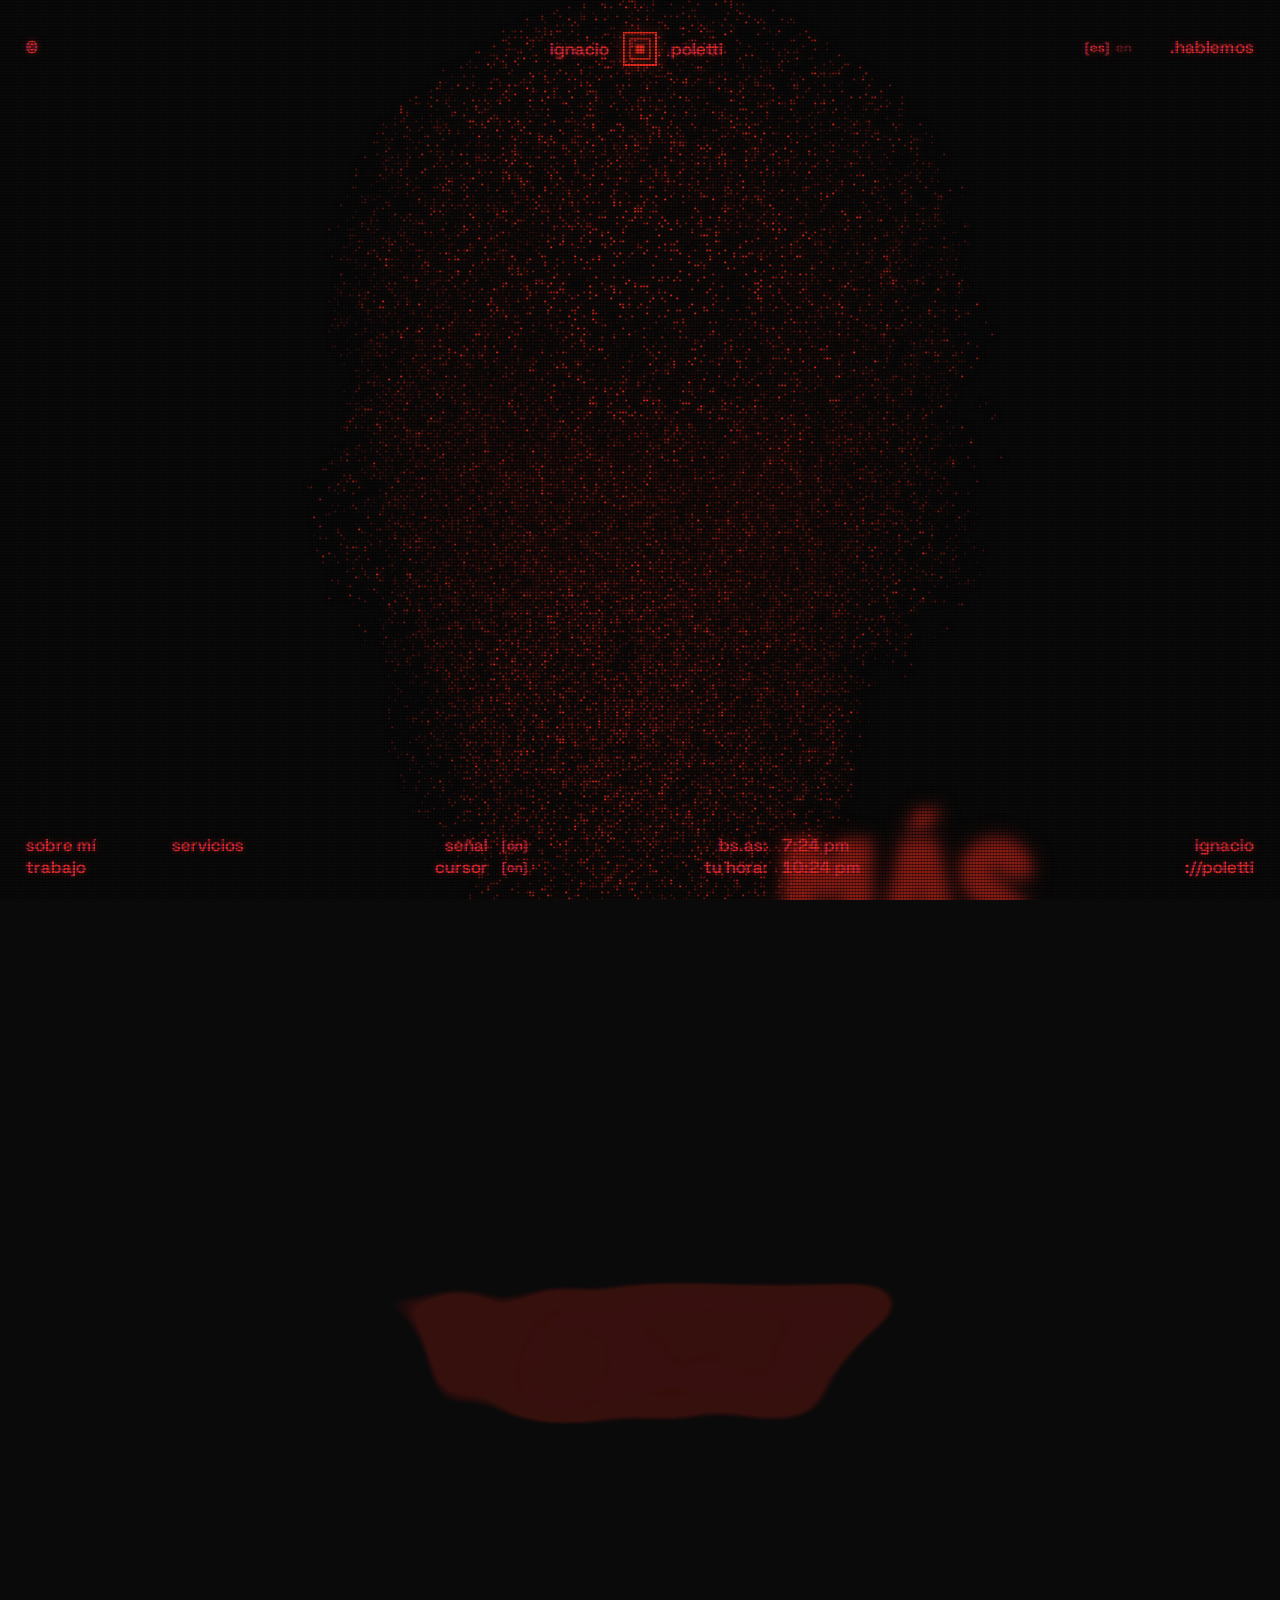
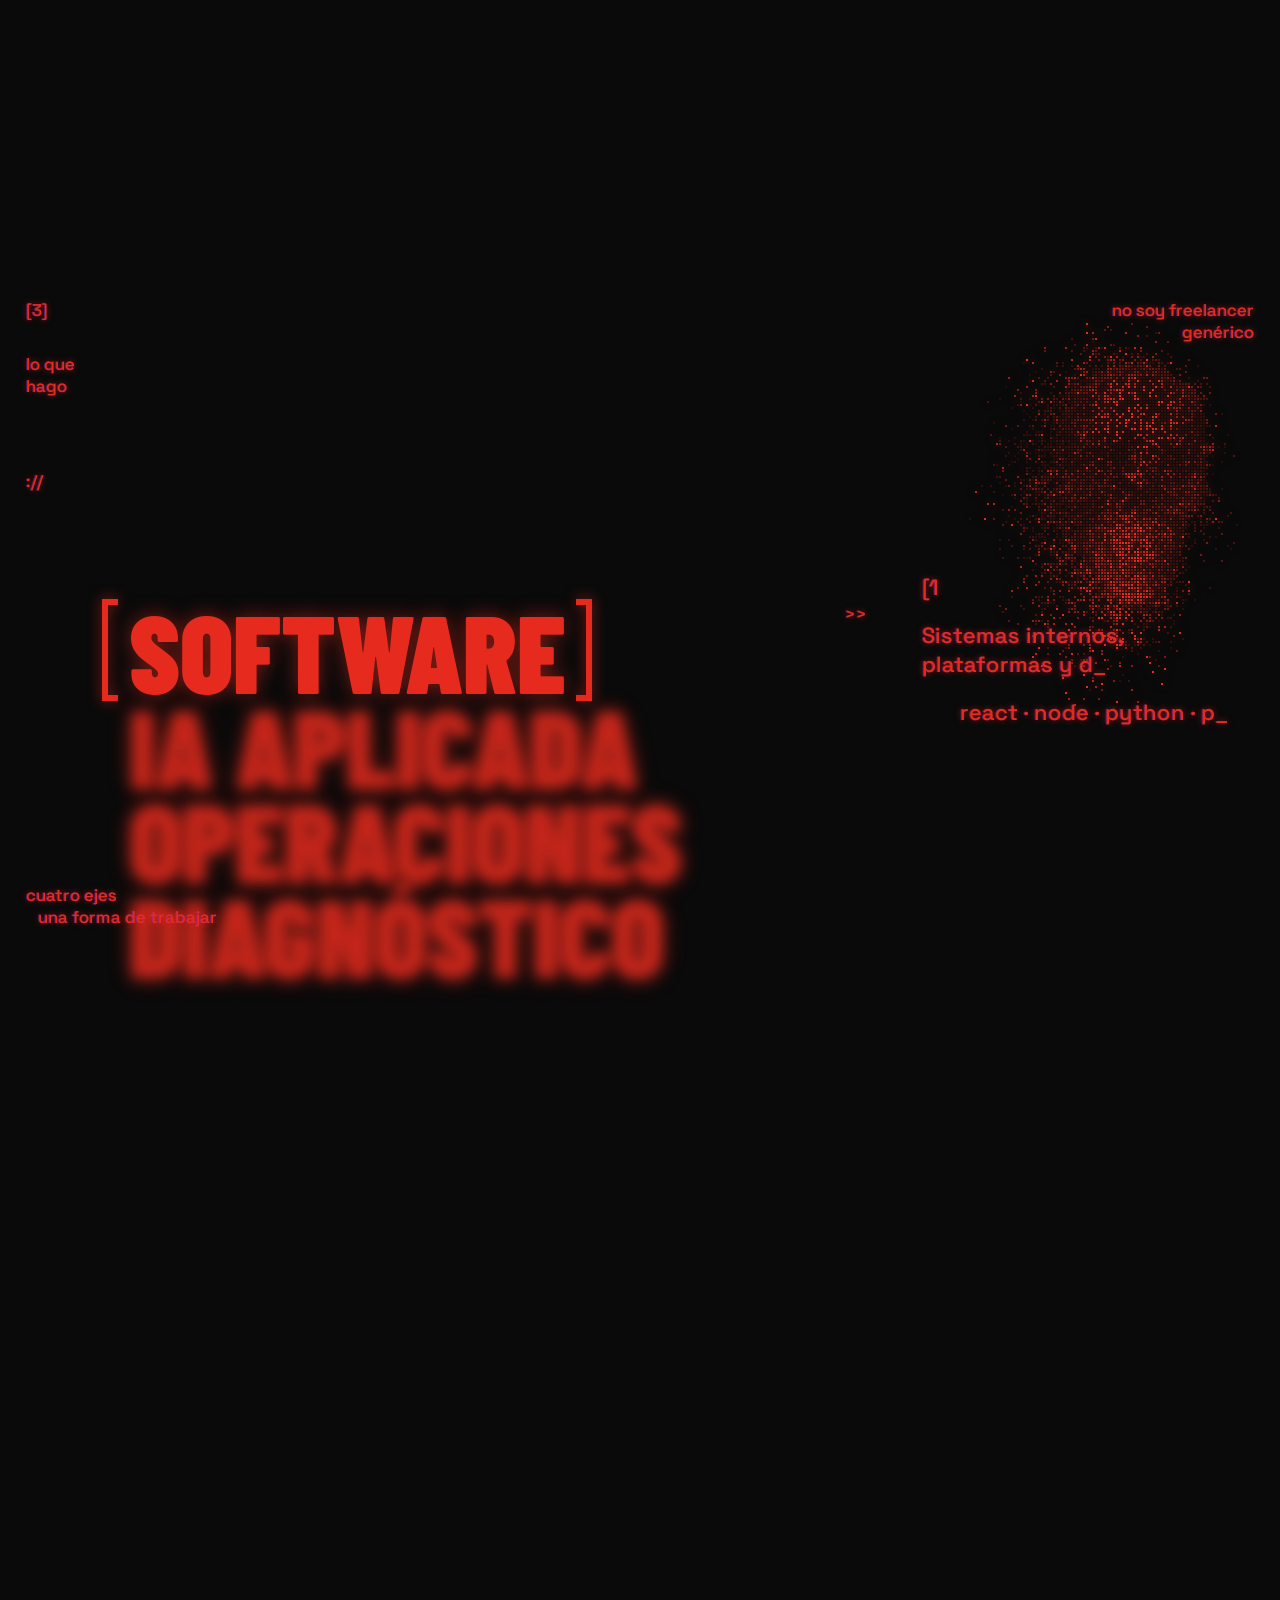
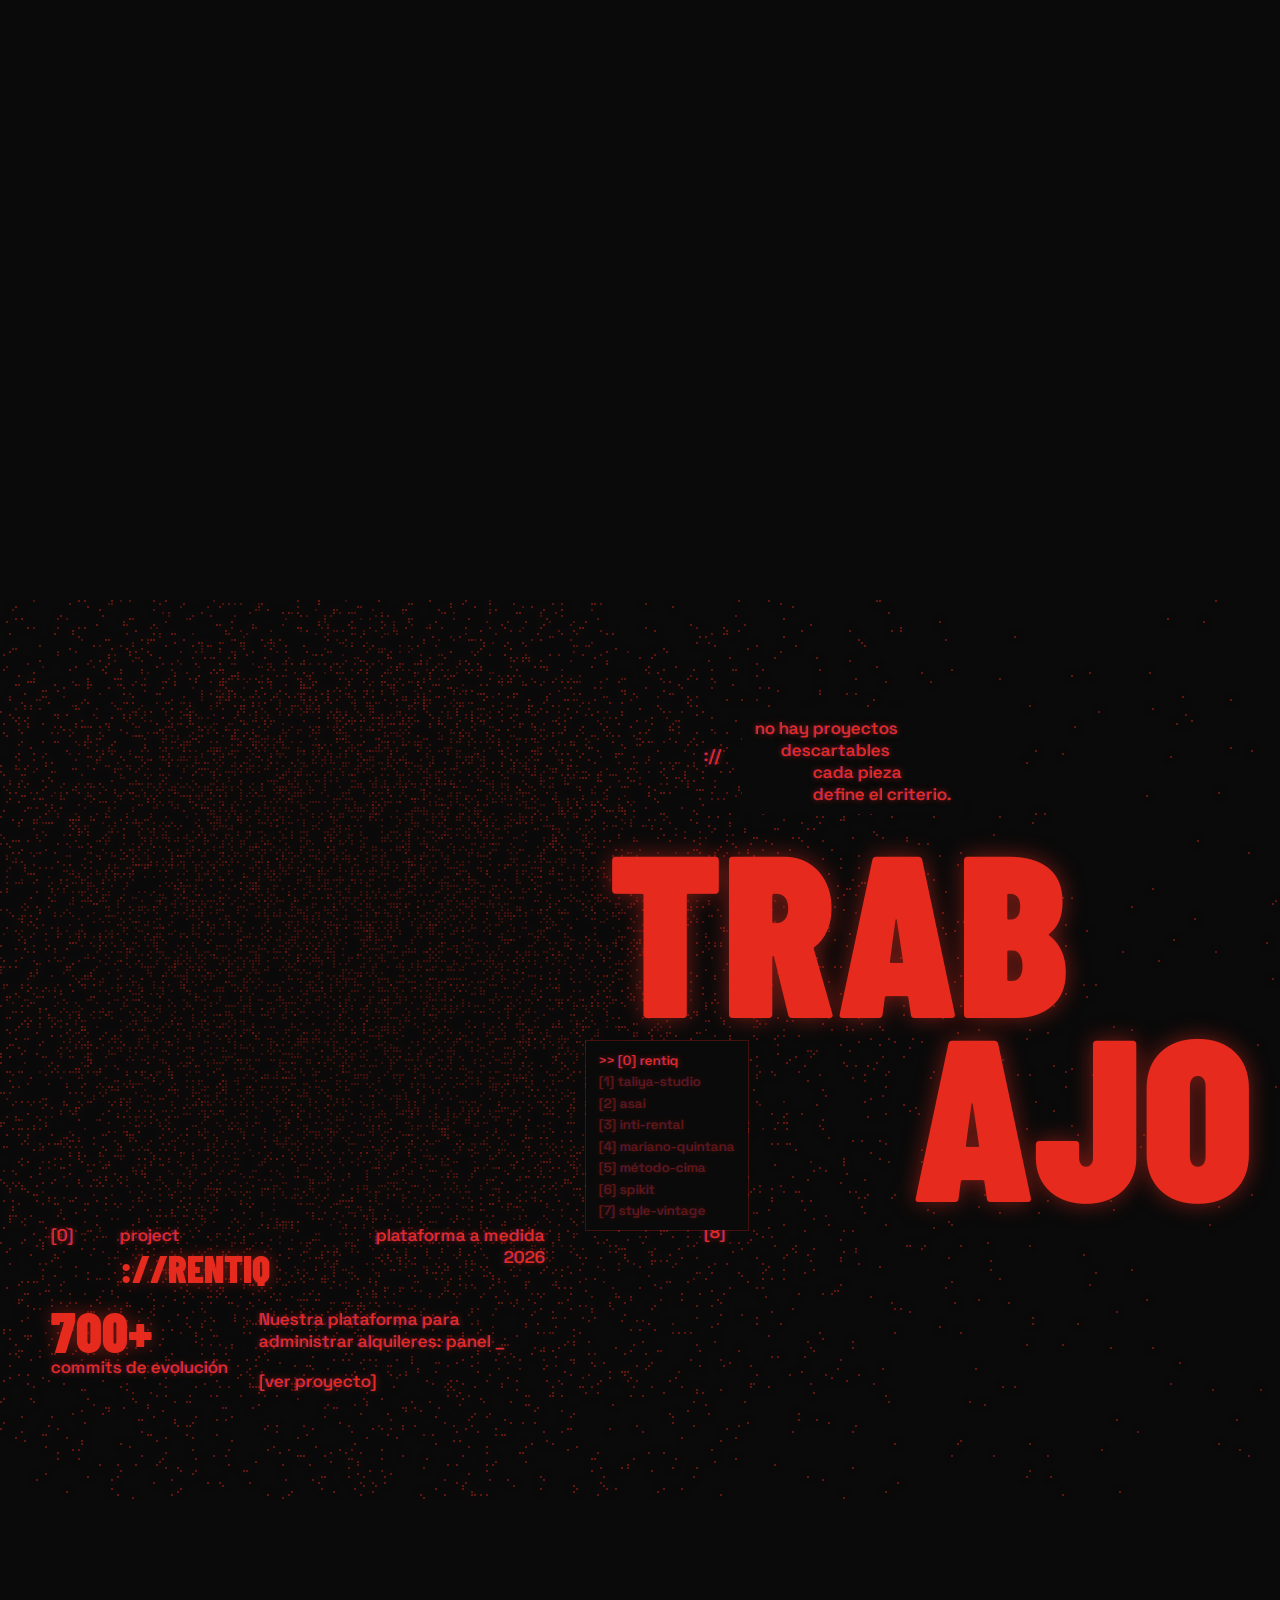
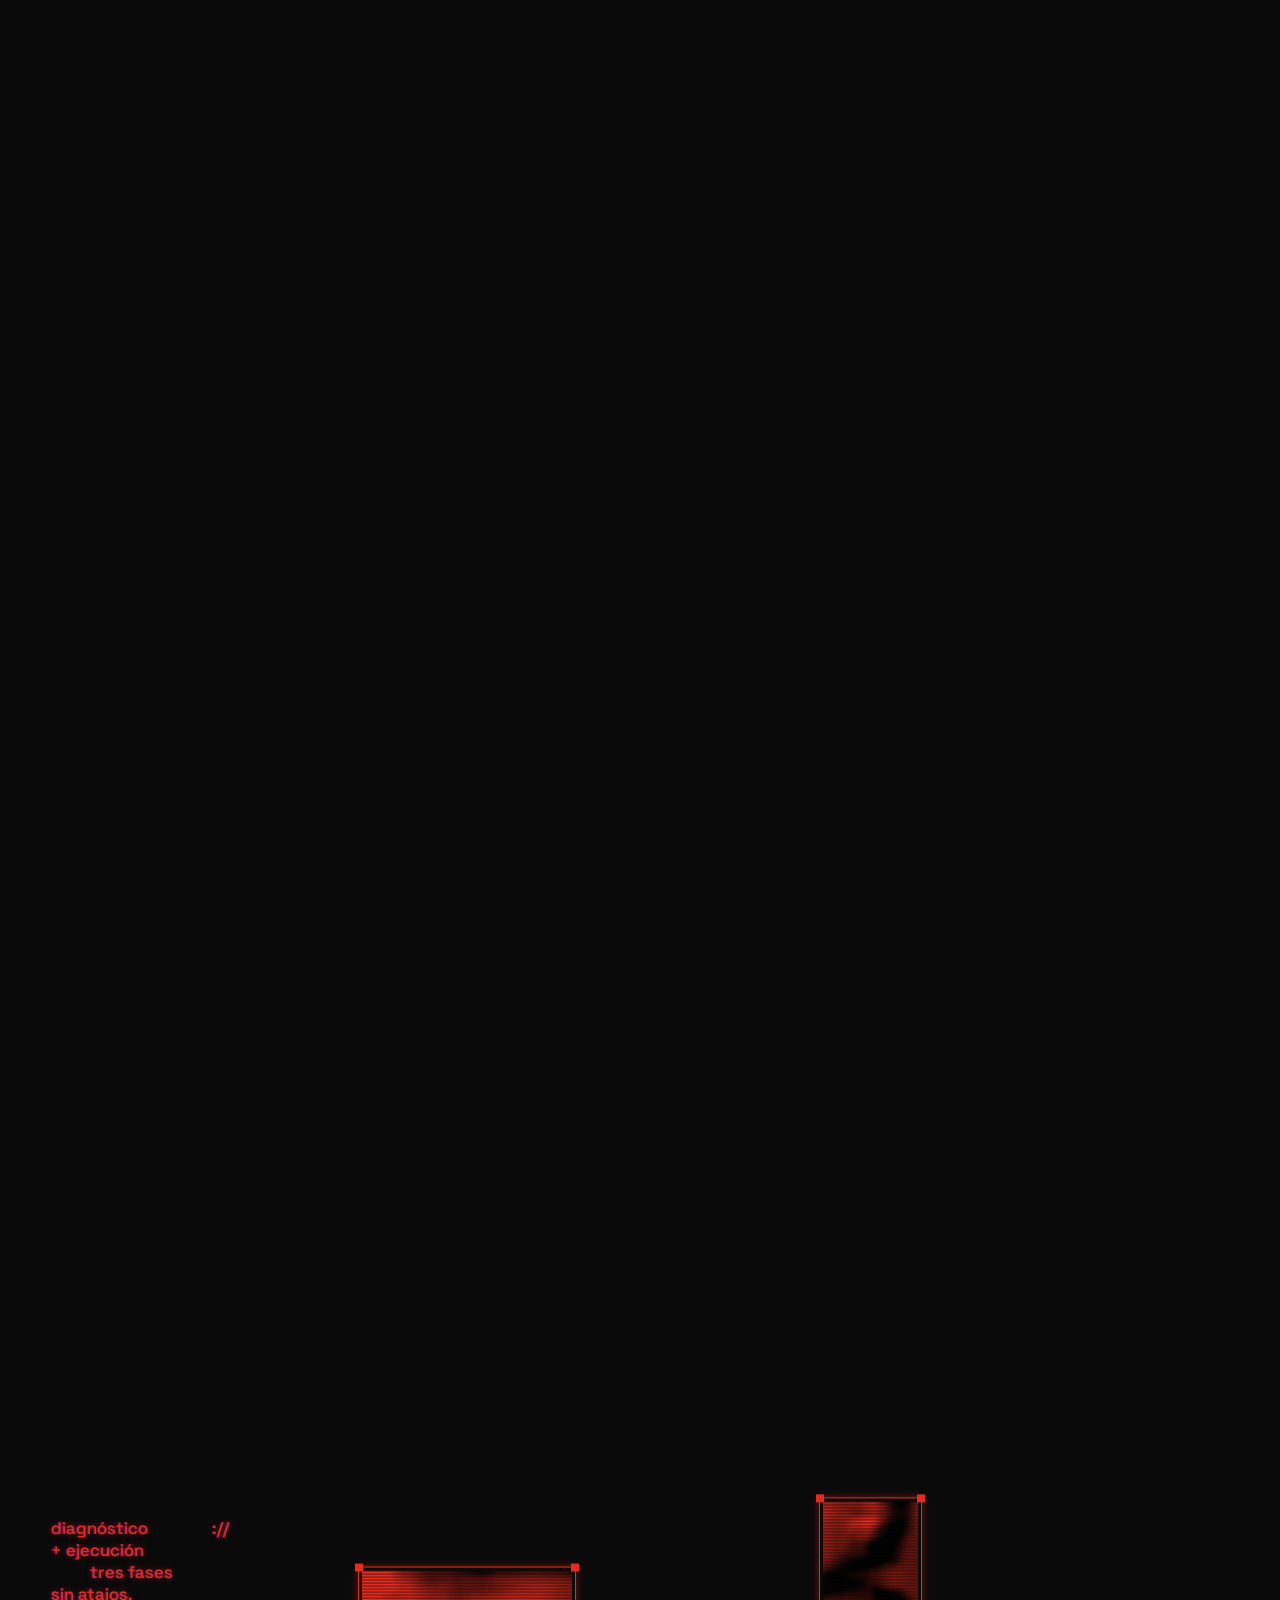
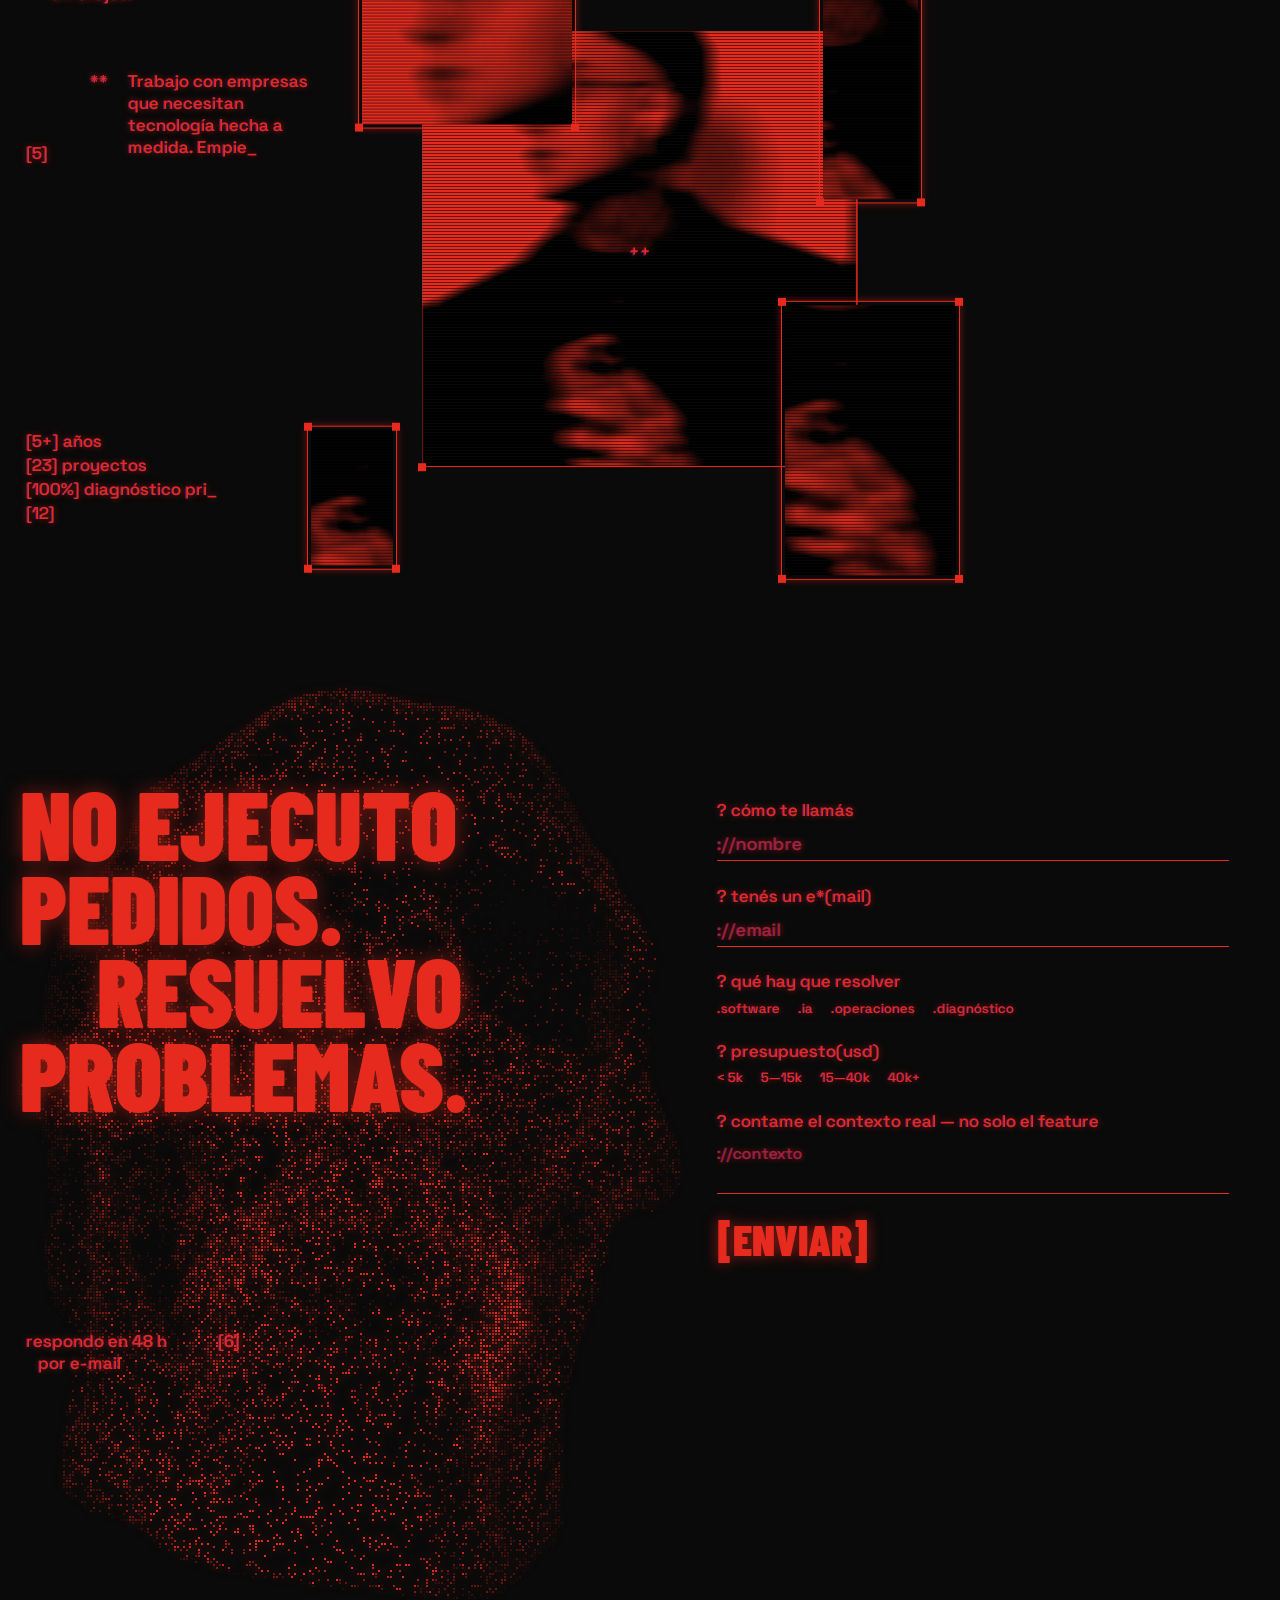
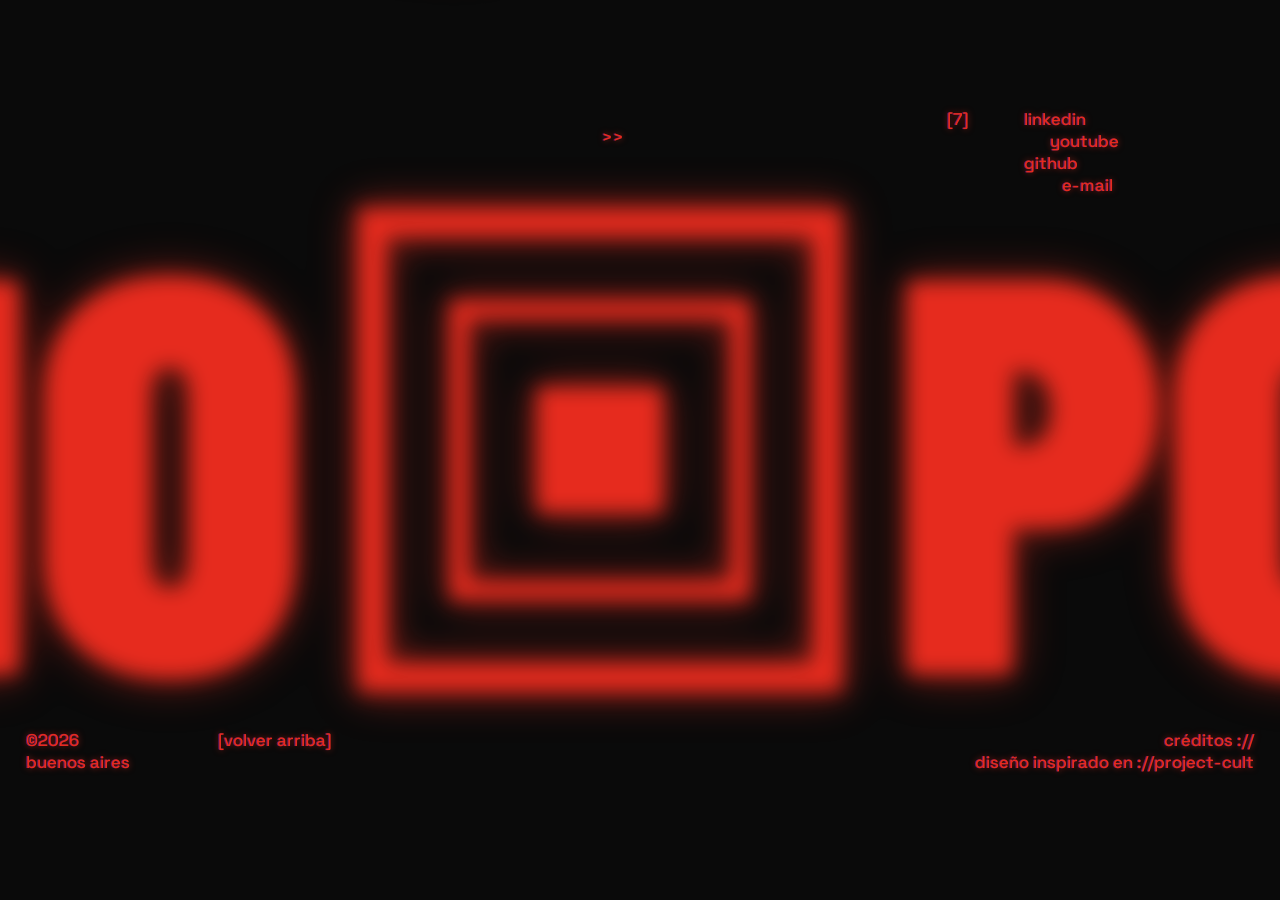
<file: index.html>
<!DOCTYPE html>
<html lang="es">
<head>
<meta charset="utf-8">
<meta name="viewport" content="width=device-width, initial-scale=1">
<title>Ignacio Poletti — np://poletti</title>
<meta name="description" content="Ignacio Poletti, desarrollador de software. No ejecuto pedidos: entro en la empresa, entiendo cómo opera y construyo lo que necesita. Software a medida, IA aplicada, operaciones y diagnóstico.">
<meta name="theme-color" content="#0A0A0A">
<link rel="icon" type="image/png" href="assets/favicon.png">
<link rel="apple-touch-icon" href="assets/favicon.png">
<link rel="preload" href="fonts/BarlowCondensed-Black.ttf" as="font" type="font/ttf" crossorigin>
<link rel="preload" href="fonts/SpaceGrotesk-Medium.ttf" as="font" type="font/ttf" crossorigin>
<link rel="stylesheet" href="css/base.css">
<link rel="stylesheet" href="css/home.css">
<noscript><style>.loader{display:none}</style></noscript>
<script defer src="js/i18n.js"></script>
<script defer src="js/projects-data.js"></script>
<script defer src="js/common.js"></script>
<script defer src="js/home.js"></script>
<script defer src="js/skull.js"></script>
<script defer src="js/morph.js"></script>
</head>
<body>

<div class="loader glow" data-show="loading" data-s="opacity:loadOp">
  <span>ip://poletti</span>
  <span>inicializando...</span>
  <div class="blocks">
    <span data-s="opacity:lbOp0;box-shadow:lbGlow0"></span><span data-s="opacity:lbOp1;box-shadow:lbGlow1"></span><span data-s="opacity:lbOp2;box-shadow:lbGlow2"></span><span data-s="opacity:lbOp3;box-shadow:lbGlow3"></span><span data-s="opacity:lbOp4;box-shadow:lbGlow4"></span><span data-s="opacity:lbOp5;box-shadow:lbGlow5"></span><span data-s="opacity:lbOp6;box-shadow:lbGlow6"></span><span data-s="opacity:lbOp7;box-shadow:lbGlow7"></span><span data-s="opacity:lbOp8;box-shadow:lbGlow8"></span><span data-s="opacity:lbOp9;box-shadow:lbGlow9"></span><span data-s="opacity:lbOp10;box-shadow:lbGlow10"></span><span data-s="opacity:lbOp11;box-shadow:lbGlow11"></span><span data-s="opacity:lbOp12;box-shadow:lbGlow12"></span><span data-s="opacity:lbOp13;box-shadow:lbGlow13"></span><span data-s="opacity:lbOp14;box-shadow:lbGlow14"></span><span data-s="opacity:lbOp15;box-shadow:lbGlow15"></span><span data-s="opacity:lbOp16;box-shadow:lbGlow16"></span><span data-s="opacity:lbOp17;box-shadow:lbGlow17"></span><span data-s="opacity:lbOp18;box-shadow:lbGlow18"></span><span data-s="opacity:lbOp19;box-shadow:lbGlow19"></span>
  </div>
  <span class="tnum"><span data-t="pct">0</span>%</span>
</div>

<div class="scan" data-show="signal"></div>

<svg width="0" height="0" style="position:absolute" aria-hidden="true">
  <filter id="np-goo" x="-20%" y="-40%" width="140%" height="180%"><feGaussianBlur in="SourceGraphic" stdDeviation="0" result="b" data-a="stdDeviation:gooBlur"></feGaussianBlur><feColorMatrix in="b" mode="matrix" values="1 0 0 0 0  0 1 0 0 0  0 0 1 0 0  0 0 0 24 -10"></feColorMatrix></filter>
  <filter id="np-goo-h" x="-20%" y="-40%" width="140%" height="180%"><feGaussianBlur in="SourceGraphic" stdDeviation="0" result="b" data-a="stdDeviation:hGooBlur"></feGaussianBlur><feColorMatrix in="b" mode="matrix" values="1 0 0 0 0  0 1 0 0 0  0 0 1 0 0  0 0 0 24 -10"></feColorMatrix></filter>
</svg>

<!-- ============ desktop (≥ 760px) — the mobile layout lives in #tpl-mob ============ -->
<div class="hud glow" data-layout>
  <a href="#inicio" class="a" style="left:2vw;top:4vh;pointer-events:auto">©</a>
  <a href="#inicio" class="a hud-logo">
    <span style="justify-self:end">ignacio</span>
    <svg width="34" height="34" viewBox="0 0 100 100" fill="none" style="filter:drop-shadow(0 0 6px rgba(230,43,30,.7))"><rect x="3" y="3" width="94" height="94" stroke="#E62B1E" stroke-width="6"></rect><rect x="21" y="21" width="58" height="58" stroke="#E62B1E" stroke-width="4"></rect><rect x="37" y="37" width="26" height="26" fill="#E62B1E"></rect></svg>
    <span>poletti</span>
  </a>
  <div class="a" style="right:2vw;top:4vh;pointer-events:auto;display:flex;align-items:center;gap:min(40px,3vw)"><button type="button" data-act="toggleLang" aria-label="Cambiar idioma" class="btn" style="display:flex;gap:6px"><span data-t="esTxt" data-s="opacity:esOp">[es]</span><span data-t="enTxt" data-s="opacity:enOp">en</span></button><a href="#contacto" data-t="talkLbl">.hablemos</a></div>

  <div class="a" style="left:2vw;bottom:2.4vh;display:grid;grid-template-columns:repeat(2,auto);gap:0 min(80px,6vw);pointer-events:auto">
    <a href="#sobre">sobre mí</a><a href="#servicios">servicios</a>
    <a href="#trabajo">trabajo</a>
  </div>
  <div class="a" style="left:34vw;bottom:2.4vh;display:grid;grid-template-columns:auto auto;gap:0 14px;pointer-events:auto">
    <span style="text-align:right">señal</span><button type="button" data-act="toggleSignal" class="btn" style="text-align:left" data-t="signalLbl">[on]</button>
    <span style="text-align:right">cursor</span><button type="button" data-act="toggleCursor" class="btn" style="text-align:left" data-t="cursorLbl">[on]</button>
  </div>
  <div class="a tnum" style="left:55vw;bottom:2.4vh;display:grid;grid-template-columns:auto auto;gap:0 14px">
    <span style="text-align:right">bs.as:</span><span data-t="clockBA">--:--</span>
    <span style="text-align:right">tu hora:</span><span data-t="clockLocal">--:--</span>
  </div>
  <div class="a" style="right:2vw;bottom:2.4vh;text-align:right">
    <div>ignacio</div><div>://poletti</div>
  </div>
</div>

<main data-layout>
<section id="inicio" class="d glow" data-screen-label="01 Inicio" style="font-size:min(20px,3vh)">
  <div class="host a" style="left:50%;top:50%;width:min(118vh,82vw);height:min(118vh,82vw);transform:translate(-50%,-50%);z-index:0"><np-skull wait="1" points="14000"></np-skull></div>
  <h1 aria-label="Todo problema tiene más capas" class="big" style="font-size:min(26vh,13vw);line-height:.86;text-shadow:0 0 22px rgba(230,43,30,.5);will-change:filter,opacity" data-s="filter:h1f;opacity:h1op">
    <span class="a col" style="left:1.6vw;top:5vh"><span class="wt" data-s="transform:pxTodo">todo</span><span class="wt" data-s="transform:pxProblema">problem@</span><span class="wt" data-s="transform:pxTiene">tiene</span></span>
    <span class="a col" style="left:61vw;top:max(27vh, calc(max(10vh, 64px) + 6.5 * min(20px, 3vh) + 14px))">
      <span class="wt" data-s="transform:pxMas">más</span>
      <span class="wt" style="position:relative;width:max-content" data-s="transform:pxCa">ca<span class="a wt" style="left:100%;top:100%;margin-top:-.15em" data-s="transform:pxPas">pas</span></span>
    </span>
  </h1>
  <div data-hero-type class="a" style="inset:0;will-change:transform,opacity" data-s="transform:pxSmall;opacity:pxSmallOp">
  <span class="a" style="left:69vw;top:max(10vh,64px)">&gt;&gt;</span>
  <div class="a col" style="left:73vw;top:max(10vh,64px);white-space:nowrap">
    <span>no ejecuto pedidos</span>
    <span style="padding-left:2vw">entro en la empresa</span>
    <span style="padding-left:4vw">entiendo cómo opera</span>
    <span style="padding-left:3vw">y construyo lo que</span>
    <span style="padding-left:6vw">necesita</span>
  </div>
  <span class="a" style="left:47vw;top:60vh">://</span>
  <div class="a col" style="left:2vw;top:76vh"><span>desarrollador</span><span>de software</span></div>
  <span class="a" style="left:17vw;top:76vh">[23]</span>
  <span class="a" style="left:28vw;top:76vh">&gt;&gt;</span>
  <div class="a col" style="left:32vw;top:76vh"><span>diagnóstico</span><span style="padding-left:1vw">antes de código</span></div>
  <span class="a" style="left:48vw;top:76vh">://</span>
  </div>
</section>

<section id="posicion" class="d glow" data-screen-label="02 Posición" style="transition:opacity .45s ease" data-s="opacity:s2op">
  <span class="a" style="left:4vw;top:10vh">[2]</span>
  <div class="a col" style="left:12vw;top:10vh">
    <span>no soy freelancer</span>
    <span style="padding-left:2.6vw">que ejecuta pedidos</span>
    <span style="margin-left:-2.6vw"><span style="display:inline-block;width:2.6vw">*</span>entro, entiendo</span>
    <span style="padding-left:7vw">cómo opera</span>
    <span style="padding-left:5vw">de verdad</span>
  </div>
  <span class="a" style="left:57vw;top:15vh">&gt;&gt;</span>
  <div class="a col" style="left:66vw;top:12vh"><span>no pedidos</span><span>sino problemas</span></div>
  <span class="a" style="left:27vw;top:25vh">c</span>
  <span class="a" style="left:73vw;top:25vh">a</span>
  <span class="a" style="left:81vw;top:25vh">://</span>
  <div class="a col" style="right:2vw;top:25vh;text-align:right"><span>diagnóstico</span><span>antes que código</span></div>
  <span class="a" style="left:7vw;top:35vh">://</span>
  <h2 data-no-type class="a big" style="left:50%;top:50%;transform:translate(-50%,-50%);width:max-content;text-align:center;font-size:min(8vh,4.6vw);line-height:.9;text-shadow:0 0 18px rgba(230,43,30,.5)" data-s="filter:s2f;opacity:s2h2op">no soy un <span style="text-decoration:line-through;text-decoration-thickness:.08em">programador.</span><br>soy quien resuelve<br>el problema real.</h2>
  <span class="a" style="left:91vw;top:47vh">&gt;&gt;</span>
  <div class="a col" style="left:2vw;top:64vh"><span>admito lo que</span><span>no sé</span></div>
  <span class="a" style="left:18vw;top:66vh">&gt;&gt;</span>
  <span class="a" style="left:27vw;top:66vh">p</span>
  <span class="a" style="left:73vw;top:66vh">a</span>
  <span class="a" style="left:50vw;top:76vh">s</span>
  <div class="a col" style="left:26vw;top:78vh;text-align:right"><span>releases chicas</span><span>feedback continuo</span></div>
  <span class="a" style="left:42vw;top:78vh">://</span>
  <span class="a" style="left:73vw;top:70vh">[1]</span>
  <div class="a col" style="left:81vw;top:70vh">
    <span>el truco es no</span>
    <span>quedarse en la</span>
    <span style="padding-left:4vw">superficie</span>
    <span>del problema.</span>
  </div>
</section>

<section id="servicios" class="dt glow" data-screen-label="03 Servicios" style="height:400svh">
<div class="sticky">
  <div class="host a" style="inset:0;z-index:0"><np-skull assemble="1" look-at="[data-svc-panel]" data-a="scale:skS;aimyaw:skAy;aimpitch:skAp;cx:skCx;cy:skCy"></np-skull></div>
  <div class="a" style="inset:0;pointer-events:none;transform:translateX(0vw)">
  <span class="a" style="left:2vw;top:11vh">[3]</span>
  <div class="a col" style="left:2vw;top:17vh"><span>lo que</span><span>hago</span></div>
  <span class="a" style="left:2vw;top:30vh">://</span>
  <div class="a big" style="left:8vw;right:36vw;top:50%;height:0;font-size:min(15vh,8.6vw);line-height:.86">
    <div class="brk brk-l" data-s="transform:brLx"></div>
    <div class="brk brk-r" data-s="left:brR;transform:brRx"></div>
    <div class="svc-list col" data-svc-list data-s="transform:svcShift">
      <span data-svc="1" data-act="goSvc" data-i="0" data-s="opacity:svcOp0;filter:svcF0"><span>Software</span></span>
      <span data-svc="2" data-act="goSvc" data-i="1" data-s="opacity:svcOp1;filter:svcF1"><span>IA aplicada</span></span>
      <span data-svc="3" data-act="goSvc" data-i="2" data-s="opacity:svcOp2;filter:svcF2"><span>Operaciones</span></span>
      <span data-svc="4" data-act="goSvc" data-i="3" data-s="opacity:svcOp3;filter:svcF3"><span>Diagnóstico</span></span>
    </div>
  </div>
  <div class="a col" style="left:2vw;top:76vh"><span>cuatro ejes</span><span style="padding-left:1vw">una forma de trabajar</span></div>
  </div>
  <div class="a" style="inset:0;pointer-events:none;transform:translateX(0vw)">
  <span class="a" style="left:66vw;top:50%;transform:translateY(-50%);margin-top:-4vh">&gt;&gt;</span>
  <div data-svc-panel class="a col" style="left:72vw;top:50%;transform:translateY(-50%);width:25vw;font-size:min(22px,3.2vh);line-height:1.35;gap:2vh">
    <span>[<span data-t="svcNum">1</span>] / [4]</span>
    <p style="text-wrap:pretty"><span data-t="svcDesc">Sistemas internos, plataformas y dashboards diseñados para cómo opera tu negocio. No plantillas.</span></p>
    <span style="padding-left:3vw"><span data-t="svcTags">react · node · python · postgres</span></span>
  </div>
  <div class="a col" style="right:2vw;top:11vh;text-align:right"><span>no soy freelancer</span><span>genérico</span></div>
  </div>
</div>
  <div aria-hidden="true" class="snap" style="top:0"></div>
  <div aria-hidden="true" class="snap" style="top:100svh"></div>
  <div aria-hidden="true" class="snap" style="top:200svh"></div>
  <div aria-hidden="true" class="snap" style="top:300svh"></div>
</section>

<section id="trabajo" class="dt glow" data-screen-label="04 Trabajo" style="height:800svh">
<div class="sticky">
  <a data-act="openCur" data-a="href:curHref" aria-label="ver proyecto" class="a" style="left:4vw;top:10vh;width:46vw;height:52vh;z-index:1"></a>
  <div class="host a" style="inset:0;z-index:0"><np-morph scale="0.9" refw="0.54" refh="0.6" cx="0.27" cy="0.33" data-a="model:curModel"></np-morph></div>

  <div class="a col" style="left:4vw;width:44vw;max-width:calc(47vw - 12vh);bottom:max(12vh, 64px);gap:2.4vh">
  <div style="display:grid;grid-template-columns:4vw minmax(0,1fr) auto;gap:0 1.4vw;align-items:start">
    <span>[<span data-t="workIdx">0</span>]</span>
    <a data-act="openCur" data-a="href:curHref" class="col" style="gap:.4vh"><span>project</span><span class="big" style="font-size:min(5.4vh,3vw);line-height:.95;white-space:nowrap;text-shadow:0 0 14px rgba(230,43,30,.5)">://<span data-t="curSlug"></span></span></a>
    <span style="text-align:right;white-space:nowrap"><span data-t="curTag"></span><br><span data-t="curYear"></span></span>
  </div>
  <div style="display:grid;grid-template-columns:auto minmax(0,1fr);gap:0 2.4vw;align-items:start">
    <div class="col" style="gap:.4vh">
      <span class="bc" style="font-size:min(7vh,4.4vw);line-height:.8;text-shadow:0 0 18px rgba(230,43,30,.5);filter:blur(.5px)"><span data-t="curMetric"></span></span>
      <span><span data-t="curMetricLabel"></span></span>
    </div>
    <div class="col" style="gap:.6vh">
      <p style="text-wrap:pretty"><span data-t="wDesc"></span></p>
      <span style="padding-left:2vw"><span data-t="wStack"></span></span>
      <a data-act="openCur" data-a="href:curHref" style="align-self:flex-start;margin-top:.8vh">[ver proyecto]</a>
    </div>
  </div>
  </div>

  <span class="a" style="left:55vw;top:16vh">://</span>
  <div class="a col" style="left:58vw;top:12vh;z-index:2;background:#0A0A0A;padding:1vh 1vw"><span>no hay proyectos</span><span style="padding-left:2vw">descartables</span><span style="padding-left:4.5vw">cada pieza</span><span style="padding-left:4.5vw">define el criterio.</span></div>
  <span class="a" style="left:55vw;top:calc(max(26vh, calc(max(10vh, 64px) + 4 * min(17px, 2.6vh) + 3vh)) + 1.6 * min(18vw, 34vh) + 2vh)">[<span data-t="workTotal">8</span>]</span>

  <span aria-hidden="true" class="a big col" style="right:2vw;top:max(26vh, calc(max(10vh, 64px) + 4 * min(17px, 2.6vh) + 3vh));font-size:min(18vw, 34vh);line-height:.8;white-space:nowrap;text-shadow:0 0 22px rgba(230,43,30,.5);filter:blur(.6px);align-items:flex-end"><span style="margin-right:.8em">trab</span><span>ajo</span></span>

  <div data-list="desk" data-i18n-skip class="a col" style="left:calc(98vw - 2.9 * min(18vw, 34vh));top:calc(max(26vh, calc(max(10vh, 64px) + 4 * min(17px, 2.6vh) + 3vh)) + 0.8 * min(18vw, 34vh) + 2.5vh);z-index:2;align-items:flex-start;gap:.5vh;font-size:min(22px,3.2vh);background:#0A0A0A;padding:1.2vh 1vw;box-shadow:0 0 0 1px rgba(230,43,30,.25)"></div>
</div>
  <div aria-hidden="true" class="snap" style="top:0"></div>
  <div aria-hidden="true" class="snap" style="top:100svh"></div>
  <div aria-hidden="true" class="snap" style="top:200svh"></div>
  <div aria-hidden="true" class="snap" style="top:300svh"></div>
  <div aria-hidden="true" class="snap" style="top:400svh"></div>
  <div aria-hidden="true" class="snap" style="top:500svh"></div>
  <div aria-hidden="true" class="snap" style="top:600svh"></div>
  <div aria-hidden="true" class="snap" style="top:700svh"></div>
</section>

<section id="sobre" class="d glow" data-screen-label="05 Sobre mí">
  <div data-depth="0.35" class="a" style="left:50%;top:calc(50% - min(17vw,34vh));transform:translateX(-50%);width:min(34vw,68vh);height:min(34vw,68vh);background:#E62B1E;overflow:hidden;border-right:1px solid #E62B1E;border-bottom:1px solid #E62B1E">
    <img src="assets/about/aboutpic-blur.webp" alt="Ignacio Poletti" class="photo" style="object-position:40% 8%">
    <div class="lines"></div>
    <span class="a" style="left:50%;top:48%;transform:translateX(-50%)">++</span>
  </div>
  <span data-depth="0.35" class="a" style="left:calc(50% - min(17vw,34vh) - 4px);top:calc(50% + min(17vw,34vh) - 4px);width:8px;height:8px;background:#E62B1E"></span>
  <div data-depth="1.1" class="frame" style="left:calc(50% - min(17vw,34vh) - 5vw);top:calc(50% - min(17vw,34vh) - 7vh);width:min(17vw,34vh);height:18vh">
    <div class="frame-in"><div class="frame-img" style="background-size:300% auto;background-position:22% 14%"></div><div class="lines"></div></div>
    <span class="dot tl"></span><span class="dot tr"></span><span class="dot bl"></span><span class="dot br"></span>
  </div>
  <div data-depth="0.75" class="frame" style="left:calc(50% + min(17vw,34vh) - 3vw);top:11vh;width:min(8vw,16vh);height:34vh">
    <div class="frame-in"><div class="frame-img" style="background-size:420% auto;background-position:56% 34%"></div><div class="lines"></div></div>
    <span class="dot tl"></span><span class="dot tr"></span><span class="dot bl"></span><span class="dot br"></span>
  </div>
  <div data-depth="1.4" class="frame" style="left:calc(50% + min(17vw,34vh) - 6vw);top:56vh;width:min(14vw,28vh);height:31vh">
    <div class="frame-in"><div class="frame-img" style="background-size:280% auto;background-position:52% 78%"></div><div class="lines"></div></div>
    <span class="dot tl"></span><span class="dot tr"></span><span class="dot bl"></span><span class="dot br"></span>
  </div>
  <div data-depth="1.9" class="frame" style="left:calc(50% - min(17vw,34vh) - 9vw);top:70vh;width:min(7vw,14vh);height:16vh">
    <div class="frame-in"><div class="frame-img" style="background-size:480% auto;background-position:40% 62%"></div><div class="lines"></div></div>
    <span class="dot tl"></span><span class="dot tr"></span><span class="dot bl"></span><span class="dot br"></span>
  </div>

  <div data-sb class="a col" style="left:4vw;top:13vh">
    <span style="display:flex;gap:5vw"><span>diagnóstico</span><span>://</span></span>
    <span>+ ejecución</span>
    <span style="padding-left:3vw">tres fases</span>
    <span>sin atajos.</span>
  </div>
  <span data-sb class="a" style="left:2vw;top:38vh">[5]</span>
  <span data-sb class="a" style="left:7vw;top:30vh">**</span>
  <p data-sb class="a" style="left:10vw;top:30vh;width:min(22vw, calc(50% - min(17vw,34vh) - 17vw));text-wrap:pretty">Trabajo con empresas que necesitan tecnología hecha a medida. Empiezo escuchando el problema que me traen, pero casi siempre descubro que hay algo más profundo detrás.</p>
  <div data-sb class="a col" style="left:2vw;top:70vh;gap:.2vh">
    <span>[<span>5+</span>] <span>años</span></span>
    <span>[<span>23</span>] <span>proyectos</span></span>
    <span>[<span>100%</span>] <span>diagnóstico primero</span></span>
    <span>[<span>12</span>] <span>industrias</span></span>
  </div>

  <div data-sb class="a col" style="left:calc(50% + min(17vw,34vh) + 8vw);right:2vw;top:17vh">
    <span>mi valor</span>
    <span style="display:flex;gap:1vw"><span>&gt;&gt;</span><span>no está en el código</span></span>
    <p style="padding-left:2vw;margin-top:.6vh;text-wrap:pretty">Está en que entro, entiendo cómo funciona el negocio y construyo lo que necesitan — no lo que pidieron.</p>
  </div>
  <span data-sb class="a" style="right:2vw;top:11vh">[→]</span>
  <div data-sb class="a col" style="left:calc(50% + min(17vw,34vh) + 9vw);right:2vw;top:43vh;bottom:max(11vh,64px);justify-content:space-between;gap:.8vh;font-size:min(16px,2.3vh);line-height:1.22">
    <div class="col">
      <span>** [<span>01</span>] <span>Diagnóstico</span> — <span>1—2 sem</span></span>
      <p style="padding-left:1.6vw;text-wrap:pretty"><span>Entro a operar con vos. Mapeo procesos, entrevisto a tu equipo, encuentro el problema real debajo del pedido.</span></p>
    </div>
    <div class="col">
      <span>** [<span>02</span>] <span>Diseño</span> — <span>2—4 sem</span></span>
      <p style="padding-left:1.6vw;text-wrap:pretty"><span>Arquitectura, stack, cronograma. Definimos qué construir y qué NO construir. El 80% del valor es decidir bien acá.</span></p>
    </div>
    <div class="col">
      <span>** [<span>03</span>] <span>Ejecución</span> — <span>4—12 sem</span></span>
      <p style="padding-left:1.6vw;text-wrap:pretty"><span>Releases chicas y feedback continuo. Nada de cajas negras de 6 meses. Ves progreso cada semana.</span></p>
    </div>
  </div>
</section>

<section id="contacto" class="d glow" data-screen-label="06 Contacto" style="overflow:visible">
  <div class="host a" style="left:0;right:0;top:-35vh;height:170vh;z-index:0"><np-skull static="1" lookup="1" scale="1.8" refh="0.5882" cx="0.26" cy="0.512"></np-skull></div>
  <h2 class="a big col" style="left:1.6vw;top:9vh;font-size:min(13vh,7.6vw);line-height:.86;text-shadow:0 0 20px rgba(230,43,30,.5);filter:blur(.5px)"><span>no ejecuto</span><span>pedidos.</span><span style="padding-left:6vw">resuelvo</span><span>problemas.</span></h2>
  <div class="a col" style="left:2vw;top:70vh"><span>respondo en 48 h</span><span style="padding-left:1vw">por e-mail</span></div>
  <span class="a" style="left:17vw;top:70vh">[6]</span>
  <form data-show="notSent" novalidate class="a col" style="left:56vw;top:11vh;width:40vw;gap:2.6vh">
    <label class="col" style="gap:.6vh">
      <span>? cómo te llamás</span>
      <input name="name" autocomplete="name" placeholder="://nombre" class="field" style="font-size:min(18px,2.8vh);padding:.6vh 0">
    </label>
    <label class="col" style="gap:.6vh">
      <span>? tenés un e*(mail)</span>
      <input type="email" name="email" autocomplete="email" placeholder="://email" class="field" style="font-size:min(18px,2.8vh);padding:.6vh 0">
    </label>
    <div class="col" style="gap:.8vh">
      <span>? qué hay que resolver</span>
      <div class="chips">
        <button type="button" data-act="pickType" data-v="software" class="btn" data-s="opacity:tOp0"><span data-t="tL0"></span>.<span>software</span><span data-t="tR0"></span></button>
        <button type="button" data-act="pickType" data-v="ia" class="btn" data-s="opacity:tOp1"><span data-t="tL1"></span>.<span>ia</span><span data-t="tR1"></span></button>
        <button type="button" data-act="pickType" data-v="operaciones" class="btn" data-s="opacity:tOp2"><span data-t="tL2"></span>.<span>operaciones</span><span data-t="tR2"></span></button>
        <button type="button" data-act="pickType" data-v="diagnóstico" class="btn" data-s="opacity:tOp3"><span data-t="tL3"></span>.<span>diagnóstico</span><span data-t="tR3"></span></button>
      </div>
    </div>
    <div class="col" style="gap:.8vh">
      <span>? presupuesto(usd)</span>
      <div class="chips">
        <button type="button" data-act="pickBudget" data-v="&lt; 5k" class="btn" data-s="opacity:bOp0"><span data-t="bL0"></span><span>&lt; 5k</span><span data-t="bR0"></span></button>
        <button type="button" data-act="pickBudget" data-v="5—15k" class="btn" data-s="opacity:bOp1"><span data-t="bL1"></span><span>5—15k</span><span data-t="bR1"></span></button>
        <button type="button" data-act="pickBudget" data-v="15—40k" class="btn" data-s="opacity:bOp2"><span data-t="bL2"></span><span>15—40k</span><span data-t="bR2"></span></button>
        <button type="button" data-act="pickBudget" data-v="40k+" class="btn" data-s="opacity:bOp3"><span data-t="bL3"></span><span>40k+</span><span data-t="bR3"></span></button>
      </div>
    </div>
    <label class="col" style="gap:.6vh">
      <span>? contame el contexto real — no solo el feature</span>
      <textarea rows="2" name="message" placeholder="://contexto" class="field" style="font-size:min(16px,2.5vh);line-height:1.4;padding:.6vh 0;resize:none"></textarea>
    </label>
    <input type="text" name="_honey" tabindex="-1" autocomplete="off" aria-hidden="true" hidden>
    <button type="submit" class="btn big submit" style="align-self:flex-start;font-size:min(6vh,3.4vw);line-height:1;text-shadow:0 0 14px rgba(230,43,30,.6)"><span data-t="sendLbl">[enviar]</span></button>
    <span data-t="formMsg" data-show="formMsg" hidden></span>
  </form>
  <div data-show="sent" hidden class="a col" style="left:56vw;top:30vh;width:36vw;gap:2vh">
    <span>respuesta() {</span>
    <p class="big" style="padding-left:2vw;font-size:min(8vh,4.6vw);line-height:.9;text-shadow:0 0 18px rgba(230,43,30,.5)">recibido<span data-t="greet"></span>.</p>
    <p style="padding-left:2vw;text-wrap:pretty">Leo cada mensaje. Si hay un problema real para resolver, te escribo con los próximos pasos.</p>
    <span>}</span>
    <button type="button" data-act="reset" class="btn" style="align-self:flex-start">[volver]</button>
  </div>
</section>

<footer class="d glow" data-screen-label="07 Cierre" style="background:transparent">
  <div aria-label="Ignacio Poletti" class="a big" style="left:50%;top:50%;transform:translate(-50%,-50%);display:flex;align-items:center;gap:4vw;white-space:nowrap;font-size:min(68vh,44vw);line-height:.8;text-shadow:0 0 40px rgba(230,43,30,.55);filter:blur(10px);pointer-events:none">
    <span>ignacio</span>
    <svg viewBox="0 0 100 100" fill="none" style="width:.86em;height:.86em;flex:none;filter:drop-shadow(0 0 18px rgba(230,43,30,.7))"><rect x="3" y="3" width="94" height="94" stroke="#E62B1E" stroke-width="6"></rect><rect x="21" y="21" width="58" height="58" stroke="#E62B1E" stroke-width="4"></rect><rect x="37" y="37" width="26" height="26" fill="#E62B1E"></rect></svg>
    <span>poletti</span>
  </div>
  <span class="a" style="left:47vw;top:14vh">&gt;&gt;</span>
  <span class="a" style="left:74vw;top:12vh">[7]</span>
  <div class="a col" style="left:80vw;top:12vh">
    <a href="https://www.linkedin.com/in/ignaciopoletti" target="_blank" rel="noopener">linkedin</a>
    <a href="https://www.youtube.com/@nachopolettidev" target="_blank" rel="noopener" style="padding-left:2vw">youtube</a>
    <a href="https://github.com/MustaCH" target="_blank" rel="noopener">github</a>
    <a href="mailto:polettiignacio7@gmail.com" style="padding-left:3vw">e-mail</a>
  </div>
  <div class="a col" style="left:2vw;top:max(81vh, calc(50% + 0.4 * min(68vh,44vw) + 4vh))"><span>©2026</span><span>buenos aires</span></div>
  <a href="#inicio" class="a" style="left:17vw;top:max(81vh, calc(50% + 0.4 * min(68vh,44vw) + 4vh))">[volver arriba]</a>
  <div class="a col" style="right:2vw;top:max(81vh, calc(50% + 0.4 * min(68vh,44vw) + 4vh));text-align:right"><span>créditos ://</span><a href="https://project-cult.digital/" target="_blank" rel="noopener">diseño inspirado en ://project-cult</a></div>
</footer>
</main>

<!-- ============ mobile (< 760px) — mounted by js/home.js instead of the desktop nodes ============ -->
<template id="tpl-mob">
<div class="mbar glow" data-layout style="top:0;height:54px;padding:0 5vw">
  <div style="display:flex;align-items:center;gap:14px"><a href="#inicio">©</a><button type="button" data-act="toggleLang" aria-label="Cambiar idioma" class="btn" style="display:flex;gap:6px"><span data-t="esTxt" data-s="opacity:esOp">[es]</span><span data-t="enTxt" data-s="opacity:enOp">en</span></button></div>
  <a href="#inicio" style="display:flex;align-items:center;gap:10px"><span>ignacio</span><svg width="26" height="26" viewBox="0 0 100 100" fill="none" style="flex:none;filter:drop-shadow(0 0 6px rgba(230,43,30,.7))"><rect x="3" y="3" width="94" height="94" stroke="#E62B1E" stroke-width="6"></rect><rect x="21" y="21" width="58" height="58" stroke="#E62B1E" stroke-width="4"></rect><rect x="37" y="37" width="26" height="26" fill="#E62B1E"></rect></svg><span>poletti</span></a>
  <a href="#contacto" data-t="talkLbl">.hablemos</a>
</div>
<div class="mbar glow" data-layout style="bottom:0;padding:10px 5vw calc(10px + env(safe-area-inset-bottom));gap:4vw">
  <div style="display:flex;gap:5vw"><a href="#sobre">sobre mí</a><a href="#servicios">servicios</a><a href="#trabajo">trabajo</a></div>
  <span class="tnum" data-t="clockBA">--:--</span>
</div>
<main data-layout>
<section id="inicio" class="m glow" data-screen-label="01 Inicio" style="height:100svh;padding:0;font-size:14px">
  <div class="host a" style="left:50%;top:48%;width:190vw;height:190vw;transform:translate(-50%,-50%);z-index:0"><np-skull wait="1" points="14000"></np-skull></div>
  <h1 aria-label="Todo problema tiene más capas" class="mbig" style="font-size:22vw" data-s="filter:h1f;opacity:h1op">
    <span class="a col" style="left:3vw;top:calc(54px + 5vh)"><span>todo</span><span>problem@</span><span>tiene</span></span>
    <span class="a col" style="right:3vw;top:calc(54px + 5vh + 3 * 22vw * .86 + 3vh);align-items:flex-end"><span>más</span><span>ca</span><span>pas</span></span>
  </h1>
  <div data-hero-type class="a" style="left:5vw;right:5vw;bottom:calc(64px + 3vh);font-size:16px;line-height:1.3;display:flex;justify-content:space-between;align-items:flex-end;gap:4vw">
    <div class="col"><span>desarrollador</span><span>de software</span><span>[23] diagnóstico</span><span style="padding-left:3vw">antes de código</span></div>
    <div class="col" style="text-align:right"><span>&gt;&gt; no ejecuto pedidos</span><span>entro en la empresa</span><span>entiendo cómo opera</span><span>y construyo lo que</span><span>necesita</span></div>
  </div>
</section>

<section id="posicion" class="m glow" data-screen-label="02 Posición" style="display:flex;flex-direction:column;justify-content:space-between;gap:5vh">
  <div style="display:flex;justify-content:space-between;gap:4vw">
    <div class="col"><span>[2] no soy freelancer</span><span style="padding-left:4vw">que ejecuta pedidos</span><span>* entro, entiendo</span><span style="padding-left:8vw">cómo opera</span><span style="padding-left:5vw">de verdad</span></div>
    <div class="col" style="text-align:right"><span>&gt;&gt; no pedidos</span><span>sino problemas</span><span>://</span><span>diagnóstico</span><span>antes que código</span></div>
  </div>
  <h2 data-no-type class="mbig" style="font-size:12.5vw;line-height:.9;text-align:center" data-s="filter:s2f;opacity:s2h2op">no soy un <span style="text-decoration:line-through;text-decoration-thickness:.08em">programador.</span><br>soy quien resuelve<br>el problema real.</h2>
  <div style="display:flex;justify-content:space-between;gap:4vw">
    <div class="col"><span>admito lo que</span><span>no sé</span><span style="padding-left:4vw">&gt;&gt; releases chicas</span><span style="padding-left:4vw">feedback continuo</span></div>
    <div class="col" style="text-align:right"><span>[1] el truco es no</span><span>quedarse en la</span><span>superficie</span><span>del problema.</span></div>
  </div>
</section>

<section id="servicios" class="m glow" data-screen-label="03 Servicios" style="display:flex;flex-direction:column;gap:4vh">
  <div style="display:flex;justify-content:space-between"><span>[3] lo que hago</span><span>cuatro ejes ://</span></div>
  <div class="m-svc">
    <span style="display:flex;align-items:baseline;gap:3vw"><span>[<span>1</span>]</span><span class="mbig" style="font-size:13vw"><span>Software</span></span></span>
    <p style="text-wrap:pretty;padding-left:8vw"><span>Sistemas internos, plataformas y dashboards diseñados para cómo opera tu negocio. No plantillas.</span></p>
    <span style="padding-left:8vw"><span>react · node · python · postgres</span></span>
  </div>
  <div class="m-svc">
    <span style="display:flex;align-items:baseline;gap:3vw"><span>[<span>2</span>]</span><span class="mbig" style="font-size:13vw"><span>IA aplicada</span></span></span>
    <p style="text-wrap:pretty;padding-left:8vw"><span>Integraciones de LLMs y modelos para procesos reales: clasificación, extracción, automatización.</span></p>
    <span style="padding-left:8vw"><span>openai · rag · langchain · embeddings</span></span>
  </div>
  <div class="m-svc">
    <span style="display:flex;align-items:baseline;gap:3vw"><span>[<span>3</span>]</span><span class="mbig" style="font-size:13vw"><span>Operaciones</span></span></span>
    <p style="text-wrap:pretty;padding-left:8vw"><span>Auditoría de procesos + tecnología para eliminar fricción. Menos herramientas, más control.</span></p>
    <span style="padding-left:8vw"><span>diagnóstico · automatización · integración</span></span>
  </div>
  <div class="m-svc">
    <span style="display:flex;align-items:baseline;gap:3vw"><span>[<span>4</span>]</span><span class="mbig" style="font-size:13vw"><span>Diagnóstico</span></span></span>
    <p style="text-wrap:pretty;padding-left:8vw"><span>Entro a tu stack, encuentro deuda técnica y propongo un plan de ejecución realista.</span></p>
    <span style="padding-left:8vw"><span>code review · arquitectura · roadmap</span></span>
  </div>
</section>

<section id="trabajo" class="glow m-work" data-screen-label="04 Trabajo">
  <div class="host a" style="left:0;right:0;top:-20svh;height:140svh;z-index:0"><np-morph scale="0.9" refh="0.25" cy="0.44" data-a="model:curModel"></np-morph></div>
  <div style="position:relative;z-index:1;display:flex;justify-content:space-between;align-items:flex-start;gap:4vw">
    <span aria-hidden="true" class="mbig col" style="font-size:24vw;line-height:.8;filter:blur(.6px)"><span>trab</span><span style="padding-left:.5em">ajo</span></span>
    <div class="col" style="text-align:right;padding-top:1vh"><span>no hay proyectos</span><span>descartables</span><span>://</span><span>cada pieza</span><span>define el criterio.</span><span>[<span data-t="workTotal">8</span>]</span></div>
  </div>
  <a data-act="openCur" data-a="href:curHref" aria-label="ver proyecto" style="position:relative;z-index:1;flex:1;min-height:0;margin:0 -5vw;display:block"></a>
  <div data-list="mob" data-i18n-skip style="position:relative;z-index:1;display:flex;flex-wrap:wrap;gap:4px 4vw"></div>
  <div class="col" style="position:relative;z-index:1;gap:1.2vh;border-top:1px solid rgba(230,43,30,.35);padding-top:1.6vh">
    <div style="display:flex;justify-content:space-between;gap:4vw"><span>[<span data-t="workIdx">0</span>] project</span><span style="text-align:right"><span data-t="curTag"></span> · <span data-t="curYear"></span></span></div>
    <a data-act="openCur" data-a="href:curHref" class="mbig" style="font-size:8vw;line-height:.95;overflow-wrap:anywhere">://<span data-t="curSlug"></span></a>
    <div style="display:flex;gap:5vw;align-items:flex-start">
      <div class="col" style="flex:none"><span class="mbig" style="font-size:12vw;line-height:.8"><span data-t="curMetric"></span></span><span><span data-t="curMetricLabel"></span></span></div>
      <div class="col" style="gap:1vh"><p style="text-wrap:pretty"><span data-t="curDesc"></span></p><span><span data-t="curStack"></span></span><a data-act="openCur" data-a="href:curHref" style="align-self:flex-start;padding:6px 0">[ver proyecto]</a></div>
    </div>
  </div>
</section>

<section id="sobre" class="m glow" data-screen-label="05 Sobre mí" style="display:flex;flex-direction:column;gap:4vh">
  <div style="display:flex;justify-content:space-between;gap:4vw">
    <div data-sb class="col"><span>[5] diagnóstico ://</span><span>+ ejecución</span><span style="padding-left:4vw">tres fases</span><span>sin atajos.</span></div>
    <div data-sb class="col" style="text-align:right"><span>mi valor</span><span>&gt;&gt; no está</span><span>en el código</span></div>
  </div>
  <div style="position:relative;width:80vw;height:80vw;margin:2vh auto">
    <div data-depth="0.35" class="a" style="inset:0;background:#E62B1E;overflow:hidden"><img src="assets/about/aboutpic-blur.webp" alt="Ignacio Poletti" class="photo" style="object-position:40% 8%"><div class="lines"></div><span class="a" style="left:50%;top:48%;transform:translateX(-50%)">++</span></div>
    <div data-depth="1.1" class="frame sm" style="left:-8vw;top:-5vw;width:34vw;height:24vw"><div class="frame-in"><div class="frame-img" style="background-size:300% auto;background-position:22% 14%"></div><div class="lines"></div></div><span class="dot tl"></span><span class="dot tr"></span><span class="dot bl"></span><span class="dot br"></span></div>
    <div data-depth="1.4" class="frame sm" style="right:-7vw;bottom:-6vw;width:30vw;height:36vw"><div class="frame-in"><div class="frame-img" style="background-size:280% auto;background-position:52% 78%"></div><div class="lines"></div></div><span class="dot tl"></span><span class="dot tr"></span><span class="dot bl"></span><span class="dot br"></span></div>
  </div>
  <div data-sb class="col" style="gap:2vh">
    <p style="text-wrap:pretty">** Trabajo con empresas que necesitan tecnología hecha a medida. Empiezo escuchando el problema que me traen, pero casi siempre descubro que hay algo más profundo detrás.</p>
    <p style="text-wrap:pretty;padding-left:8vw">Está en que entro, entiendo cómo funciona el negocio y construyo lo que necesitan — no lo que pidieron.</p>
  </div>
  <div data-sb style="display:grid;grid-template-columns:1fr 1fr;gap:1vh 4vw"><span>[<span>5+</span>] <span>años</span></span><span>[<span>23</span>] <span>proyectos</span></span><span>[<span>100%</span>] <span>diagnóstico primero</span></span><span>[<span>12</span>] <span>industrias</span></span></div>
  <div data-sb class="col" style="gap:2.4vh">
    <div class="col"><span>** [<span>01</span>] <span>Diagnóstico</span> — <span>1—2 sem</span></span><p style="padding-left:5vw;text-wrap:pretty"><span>Entro a operar con vos. Mapeo procesos, entrevisto a tu equipo, encuentro el problema real debajo del pedido.</span></p></div>
    <div class="col"><span>** [<span>02</span>] <span>Diseño</span> — <span>2—4 sem</span></span><p style="padding-left:5vw;text-wrap:pretty"><span>Arquitectura, stack, cronograma. Definimos qué construir y qué NO construir. El 80% del valor es decidir bien acá.</span></p></div>
    <div class="col"><span>** [<span>03</span>] <span>Ejecución</span> — <span>4—12 sem</span></span><p style="padding-left:5vw;text-wrap:pretty"><span>Releases chicas y feedback continuo. Nada de cajas negras de 6 meses. Ves progreso cada semana.</span></p></div>
  </div>
</section>

<section id="contacto" class="m glow" data-screen-label="06 Contacto" style="display:flex;flex-direction:column;gap:4vh">
  <div class="host a" style="left:-20vw;top:0;width:140vw;height:70svh;z-index:0"><np-skull static="1" lookup="1" scale="1.3"></np-skull></div>
  <h2 class="mbig col" style="position:relative;font-size:17vw;filter:blur(.5px)"><span>no ejecuto</span><span>pedidos.</span><span style="padding-left:8vw">resuelvo</span><span>problemas.</span></h2>
  <div style="position:relative;display:flex;justify-content:space-between"><span>respondo en 48 h por e-mail</span><span>[6]</span></div>
  <form data-show="notSent" novalidate class="col" style="position:relative;gap:3vh;font-size:14px">
    <label class="col" style="gap:6px"><span>? cómo te llamás</span><input name="name" autocomplete="name" placeholder="://nombre" class="field" style="font-size:16px;padding:8px 0"></label>
    <label class="col" style="gap:6px"><span>? tenés un e*(mail)</span><input type="email" name="email" autocomplete="email" placeholder="://email" class="field" style="font-size:16px;padding:8px 0"></label>
    <div class="col" style="gap:6px"><span>? qué hay que resolver</span><div class="chips">
      <button type="button" data-act="pickType" data-v="software" class="btn" style="padding:8px 0" data-s="opacity:tOp0"><span data-t="tL0"></span>.<span>software</span><span data-t="tR0"></span></button>
      <button type="button" data-act="pickType" data-v="ia" class="btn" style="padding:8px 0" data-s="opacity:tOp1"><span data-t="tL1"></span>.<span>ia</span><span data-t="tR1"></span></button>
      <button type="button" data-act="pickType" data-v="operaciones" class="btn" style="padding:8px 0" data-s="opacity:tOp2"><span data-t="tL2"></span>.<span>operaciones</span><span data-t="tR2"></span></button>
      <button type="button" data-act="pickType" data-v="diagnóstico" class="btn" style="padding:8px 0" data-s="opacity:tOp3"><span data-t="tL3"></span>.<span>diagnóstico</span><span data-t="tR3"></span></button>
    </div></div>
    <div class="col" style="gap:6px"><span>? presupuesto(usd)</span><div class="chips">
      <button type="button" data-act="pickBudget" data-v="&lt; 5k" class="btn" style="padding:8px 0" data-s="opacity:bOp0"><span data-t="bL0"></span><span>&lt; 5k</span><span data-t="bR0"></span></button>
      <button type="button" data-act="pickBudget" data-v="5—15k" class="btn" style="padding:8px 0" data-s="opacity:bOp1"><span data-t="bL1"></span><span>5—15k</span><span data-t="bR1"></span></button>
      <button type="button" data-act="pickBudget" data-v="15—40k" class="btn" style="padding:8px 0" data-s="opacity:bOp2"><span data-t="bL2"></span><span>15—40k</span><span data-t="bR2"></span></button>
      <button type="button" data-act="pickBudget" data-v="40k+" class="btn" style="padding:8px 0" data-s="opacity:bOp3"><span data-t="bL3"></span><span>40k+</span><span data-t="bR3"></span></button>
    </div></div>
    <label class="col" style="gap:6px"><span>? contame el contexto real — no solo el feature</span><textarea rows="3" name="message" placeholder="://contexto" class="field" style="font-size:16px;line-height:1.4;padding:8px 0;resize:none"></textarea></label>
    <input type="text" name="_honey" tabindex="-1" autocomplete="off" aria-hidden="true" hidden>
    <button type="submit" class="btn mbig submit" style="align-self:flex-start;font-size:12vw;line-height:1"><span data-t="sendLbl">[enviar]</span></button>
    <span data-t="formMsg" data-show="formMsg" hidden></span>
  </form>
  <div data-show="sent" hidden class="col" style="position:relative;gap:2vh">
    <span>respuesta() {</span>
    <p class="mbig" style="padding-left:5vw;font-size:13vw;line-height:.9">recibido<span data-t="greet"></span>.</p>
    <p style="padding-left:5vw;text-wrap:pretty">Leo cada mensaje. Si hay un problema real para resolver, te escribo con los próximos pasos.</p>
    <span>}</span>
    <button type="button" data-act="reset" class="btn" style="align-self:flex-start;padding:8px 0">[volver]</button>
  </div>
</section>

<footer class="glow" data-screen-label="07 Cierre" style="position:relative;height:100svh;overflow:hidden;background:#0A0A0A;font-size:13px;font-weight:500;line-height:1.35">
  <div aria-label="Ignacio Poletti" class="a mbig" style="left:50%;top:50%;transform:translate(-50%,-50%);display:flex;align-items:center;gap:6vw;white-space:nowrap;font-size:62vw;line-height:.8;text-shadow:0 0 30px rgba(230,43,30,.55);filter:blur(7px);pointer-events:none">
    <span>ignacio</span>
    <svg viewBox="0 0 100 100" fill="none" style="width:.86em;height:.86em;flex:none"><rect x="3" y="3" width="94" height="94" stroke="#E62B1E" stroke-width="6"></rect><rect x="21" y="21" width="58" height="58" stroke="#E62B1E" stroke-width="4"></rect><rect x="37" y="37" width="26" height="26" fill="#E62B1E"></rect></svg>
    <span>poletti</span>
  </div>
  <div class="a col" style="right:5vw;top:calc(54px + 5vh);text-align:right;gap:4px;font-size:15px">
    <span>[7]</span>
    <a href="https://www.linkedin.com/in/ignaciopoletti" target="_blank" rel="noopener">linkedin</a>
    <a href="https://www.youtube.com/@nachopolettidev" target="_blank" rel="noopener">youtube</a>
    <a href="https://github.com/MustaCH" target="_blank" rel="noopener">github</a>
    <a href="mailto:polettiignacio7@gmail.com">e-mail</a>
  </div>
  <div class="a" style="left:5vw;right:5vw;bottom:calc(64px + 4vh);display:flex;justify-content:space-between;align-items:flex-end">
    <div class="col"><span>©2026</span><span>buenos aires</span><a href="https://project-cult.digital/" target="_blank" rel="noopener" style="padding-top:6px">diseño inspirado en ://project-cult</a></div>
    <a href="#inicio" style="padding:8px 0">[volver arriba]</a>
  </div>
</footer>
</main>
</template>

</body>
</html>
</file>
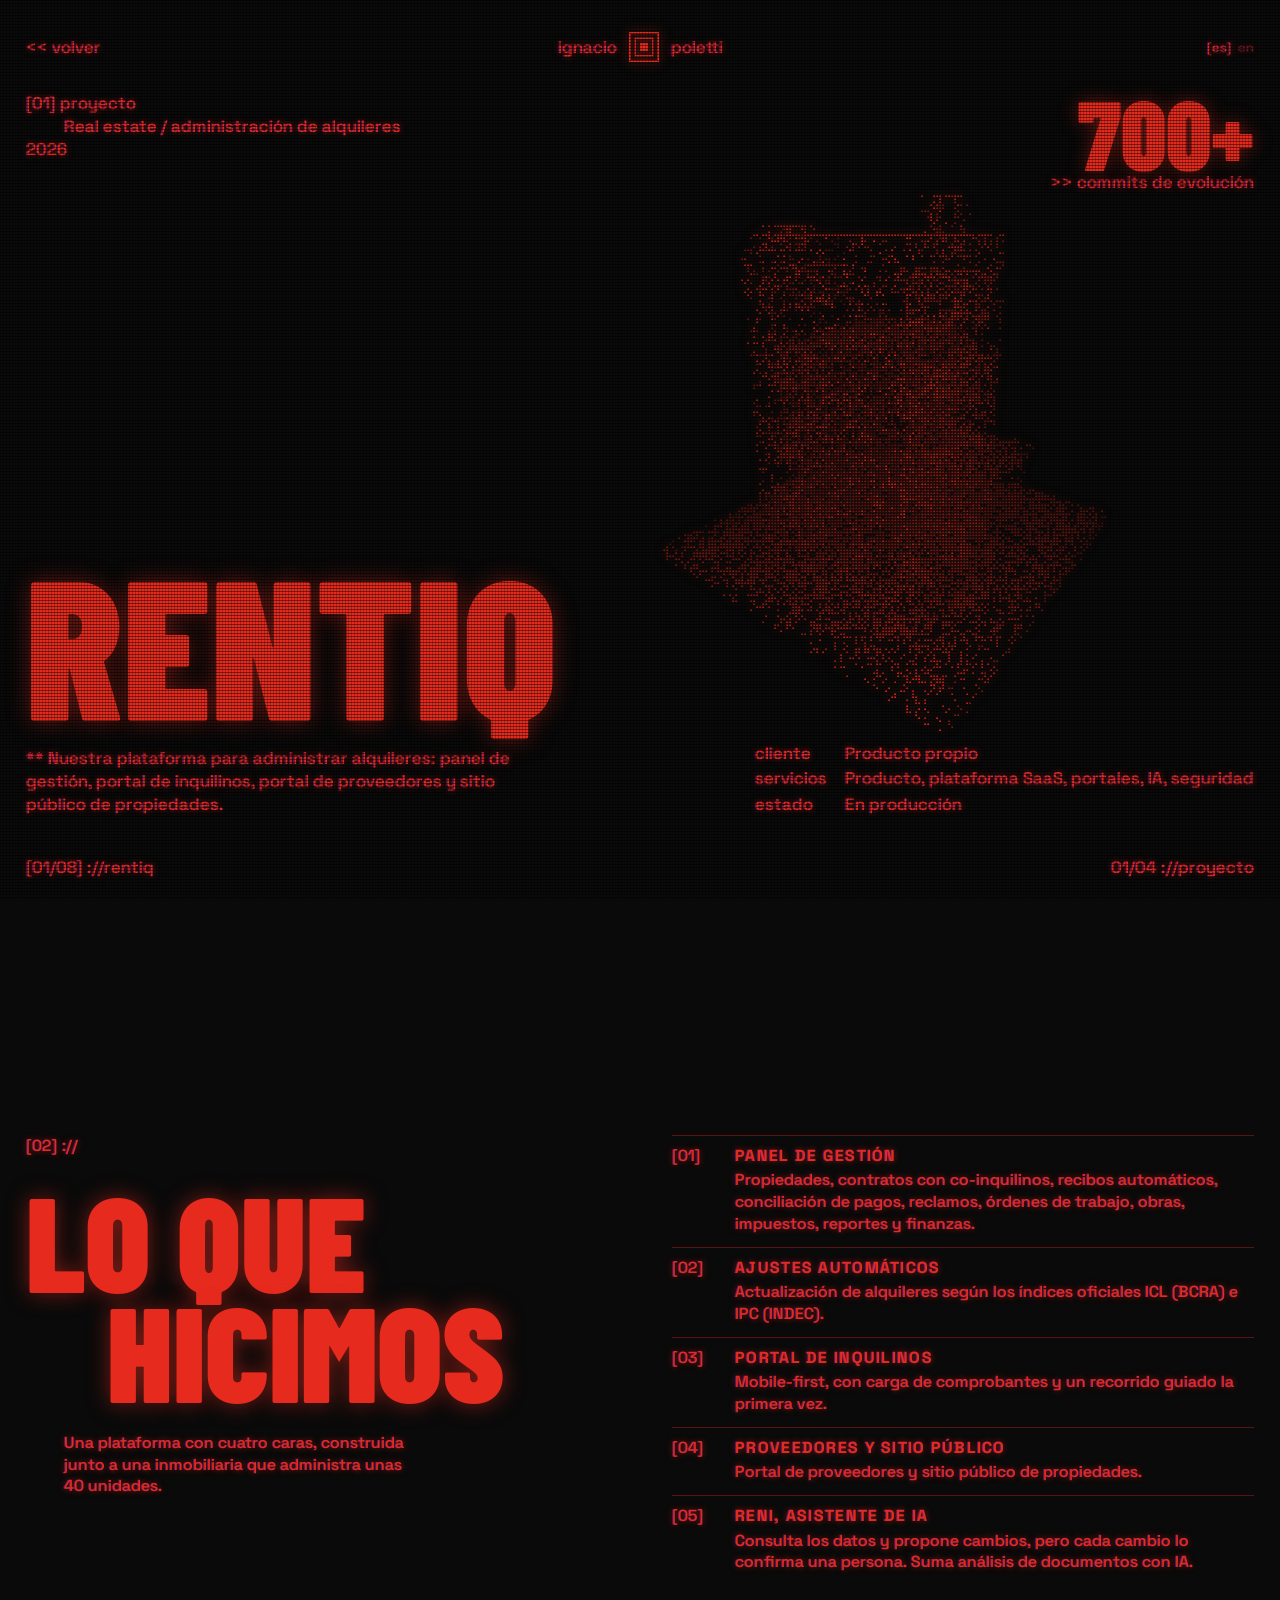
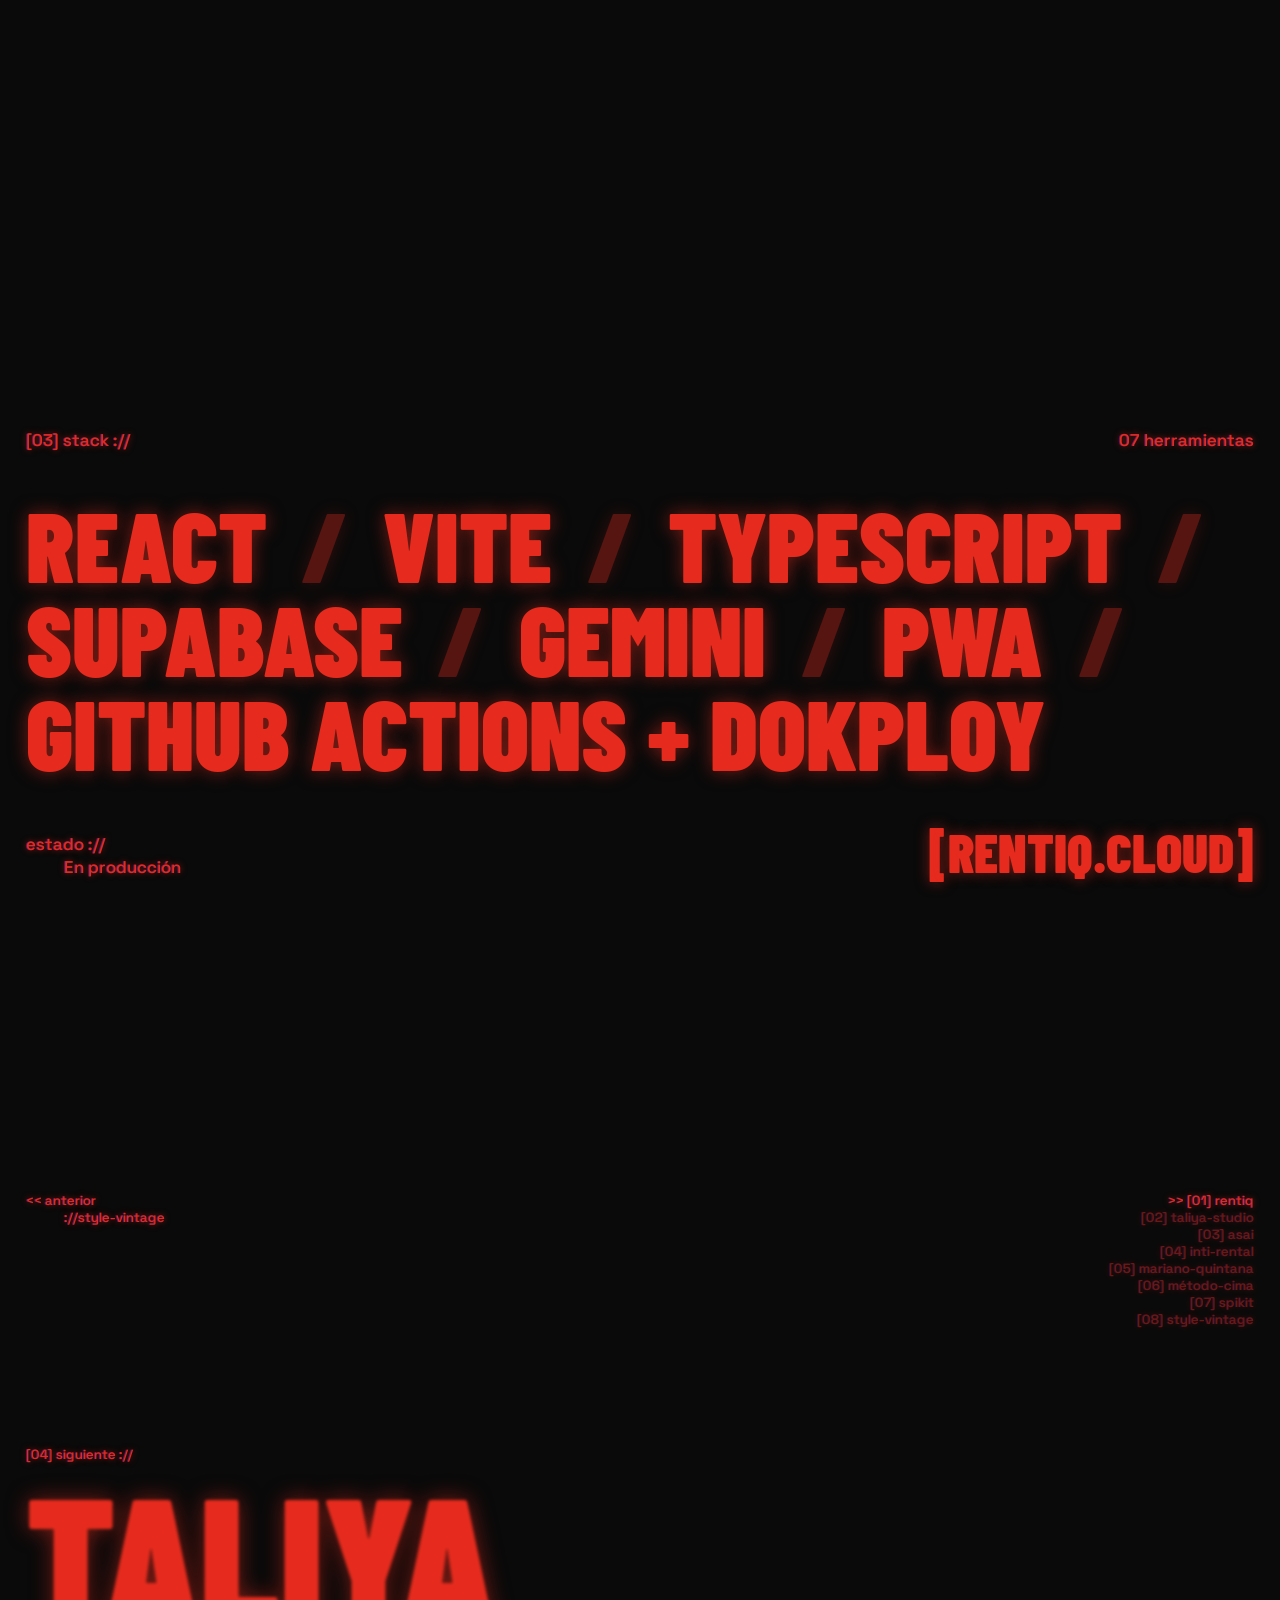
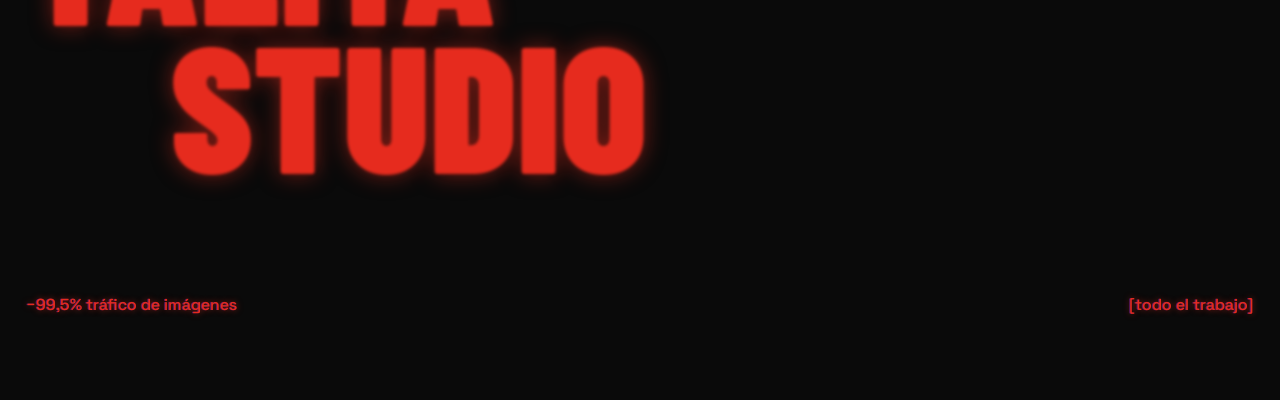
<file: proyecto.html>
<!DOCTYPE html>
<html lang="es">
<head>
<meta charset="utf-8">
<meta name="viewport" content="width=device-width, initial-scale=1">
<title>Ignacio Poletti — proyecto</title>
<meta name="description" content="Proyectos de Ignacio Poletti, desarrollador de software: qué se construyó, con qué stack y en qué estado está.">
<meta name="theme-color" content="#0A0A0A">
<link rel="icon" type="image/png" href="assets/favicon.png">
<link rel="apple-touch-icon" href="assets/favicon.png">
<link rel="preload" href="fonts/BarlowCondensed-Black.ttf" as="font" type="font/ttf" crossorigin>
<link rel="preload" href="fonts/SpaceGrotesk-Medium.ttf" as="font" type="font/ttf" crossorigin>
<link rel="stylesheet" href="css/base.css">
<link rel="stylesheet" href="css/proyecto.css">
<script defer src="js/i18n.js"></script>
<script defer src="js/projects-data.js"></script>
<script defer src="js/common.js"></script>
<script defer src="js/proyecto.js"></script>
<script defer src="js/morph.js"></script>
</head>
<body>

<div class="scan"></div>

<div class="pbar top glow">
  <a href="index.html#trabajo" style="justify-self:start;pointer-events:auto" data-t="back">&lt;&lt; volver</a>
  <a href="index.html" style="pointer-events:auto;display:flex;align-items:center;gap:12px">
    <span>ignacio</span>
    <svg width="30" height="30" viewBox="0 0 100 100" fill="none" style="flex:none;filter:drop-shadow(0 0 6px rgba(230,43,30,.7))"><rect x="3" y="3" width="94" height="94" stroke="#E62B1E" stroke-width="6"></rect><rect x="21" y="21" width="58" height="58" stroke="#E62B1E" stroke-width="4"></rect><rect x="37" y="37" width="26" height="26" fill="#E62B1E"></rect></svg>
    <span>poletti</span>
  </a>
  <button type="button" data-act="toggleLang" aria-label="Cambiar idioma" class="btn" style="justify-self:end;pointer-events:auto;display:flex;gap:6px"><span data-t="esTxt" data-s="opacity:esOp">[es]</span><span data-t="enTxt" data-s="opacity:enOp">en</span></button>
</div>

<div class="pbar bottom glow">
  <span data-t="footLeft"></span>
  <span style="text-align:right" data-t="footRight"></span>
</div>

<main data-s="opacity:fade;filter:fadeF">

<section id="p-hero" class="ps glow" data-screen-label="01 Proyecto" style="height:max(100svh, 560px);display:flex;flex-direction:column;gap:2vh;overflow:visible;font-size:clamp(12px,2.1vh,17px)">
  <div class="host a" style="left:0;right:0;top:-10svh;height:120svh;z-index:0"><np-morph scale="0.9" refh="0.62" cy="0.44" data-a="model:model;refw:mRefW;cx:mCx"></np-morph></div>
  <div style="position:relative;z-index:1;display:flex;justify-content:space-between;align-items:flex-start;gap:6vw;flex-wrap:wrap">
    <div class="col"><span>[01] <span data-t="labelProject"></span></span><span style="padding-left:3vw"><span data-t="field"></span></span><span><span data-t="year"></span></span></div>
    <div class="col" style="align-items:flex-end;text-align:right">
      <span class="bc" style="font-size:clamp(44px,11vh,140px);line-height:.8;text-shadow:0 0 18px rgba(230,43,30,.5);filter:blur(.5px)"><span data-t="metric"></span></span>
      <span>&gt;&gt; <span data-t="metricLbl"></span></span>
    </div>
  </div>
  <div style="flex:1;min-height:0"></div>
  <h1 class="big col" data-list="name" data-a="aria-label:nameAria" style="position:relative;z-index:1;font-size:min(18vw,22vh);line-height:.82;text-shadow:0 0 22px rgba(230,43,30,.5);filter:blur(.6px)"></h1>
  <div style="position:relative;z-index:1;display:flex;justify-content:space-between;align-items:flex-end;gap:3vh 6vw;flex-wrap:wrap">
    <p style="max-width:44ch;text-wrap:pretty">** <span data-t="lede"></span></p>
    <div style="display:grid;grid-template-columns:auto minmax(0,1fr);gap:.3vh 18px;max-width:560px">
      <span data-t="labelClient"></span><span><span data-t="client"></span></span>
      <span data-t="labelServices"></span><span style="text-wrap:pretty"><span data-t="services"></span></span>
      <span data-t="labelStatus"></span><span><span data-t="status"></span></span>
    </div>
  </div>
</section>

<section id="p-built" class="ps glow" data-screen-label="02 Lo que hicimos" style="display:grid;grid-template-columns:repeat(auto-fit,minmax(min(100%,360px),1fr));align-content:center;gap:3vh 5vw;font-size:clamp(12px,1.9vh,16px)">
  <div class="col" style="gap:3vh;align-self:start">
    <span>[02] ://</span>
    <h2 class="big col" style="font-size:min(13vw,15vh);line-height:.82;text-shadow:0 0 22px rgba(230,43,30,.5);filter:blur(.5px)"><span data-t="built1"></span><span style="padding-left:.6em" data-t="built2"></span></h2>
    <p style="max-width:40ch;text-wrap:pretty;padding-left:3vw"><span data-t="intro"></span></p>
  </div>
  <div class="col" data-list="built" style="gap:1.4vh"></div>
</section>

<section id="p-stack" class="ps glow" data-screen-label="03 Stack" style="display:flex;flex-direction:column;justify-content:center;gap:5vh;font-size:clamp(13px,2.2vh,17px)">
  <div style="display:flex;justify-content:space-between;gap:4vw"><span>[03] stack ://</span><span style="text-align:right"><span data-t="stackCount"></span> <span data-t="labelTools"></span></span></div>
  <div class="big" data-list="stack" style="display:flex;flex-wrap:wrap;align-items:baseline;gap:0 .35em;font-size:min(9vw,11vh);line-height:.95;text-shadow:0 0 18px rgba(230,43,30,.5);filter:blur(.5px)"></div>
  <div style="display:flex;justify-content:space-between;align-items:flex-end;gap:3vh 6vw;flex-wrap:wrap">
    <div class="col"><span><span data-t="labelStatus"></span> ://</span><span style="padding-left:3vw"><span data-t="status"></span></span></div>
    <a data-show="hasUrl" data-a="href:url" target="_blank" rel="noopener" class="big" style="font-size:min(clamp(28px,6vh,64px),7.2vw);line-height:1;max-width:100%;overflow-wrap:anywhere;text-shadow:0 0 14px rgba(230,43,30,.5)">[<span data-t="urlLbl"></span>]</a>
  </div>
</section>

<section id="p-next" class="ps glow" data-screen-label="04 Siguiente" style="display:flex;flex-direction:column;justify-content:space-between;gap:2.4vh;font-size:clamp(12px,2vh,16px)">
  <div style="display:flex;justify-content:space-between;align-items:flex-start;gap:4vw;flex-wrap:wrap">
    <button type="button" data-act="prev" class="btn col"><span>&lt;&lt; <span data-t="labelPrev"></span></span><span style="padding-left:3vw">://<span data-t="prevSlug"></span></span></button>
    <div class="col" data-list="index" style="align-items:flex-end;gap:0"></div>
  </div>
  <button type="button" data-act="next" class="btn col" style="gap:2vh;width:100%">
    <span>[04] <span data-t="labelNext"></span> ://</span>
    <span class="big col" data-list="next" style="font-size:min(16vw,20vh);line-height:.82;text-shadow:0 0 22px rgba(230,43,30,.5);filter:blur(1.5px)"></span>
  </button>
  <div style="display:flex;justify-content:space-between;gap:4vw">
    <span><span data-t="nextMetric"></span> <span data-t="nextMetricLbl"></span></span>
    <a href="index.html#trabajo">[<span data-t="labelAllWork"></span>]</a>
  </div>
</section>

</main>

</body>
</html>
</file>
<file: css/base.css>
/* Shared by every page: fonts, reset, palette and the CRT scanlines. */

@font-face{font-family:"Barlow Condensed";src:url(../fonts/BarlowCondensed-Black.ttf) format("truetype");font-weight:900}
@font-face{font-family:"Space Grotesk";src:url(../fonts/SpaceGrotesk-Medium.ttf) format("truetype");font-weight:500}
@font-face{font-family:"Space Grotesk";src:url(../fonts/SpaceGrotesk-Bold.ttf) format("truetype");font-weight:700}

*,*::before,*::after{box-sizing:border-box;margin:0;padding:0}
html,body{background:#0A0A0A;color:#E62B1E;font-family:"Space Grotesk",sans-serif;overflow-x:clip}
a{color:inherit;text-decoration:none;transition:opacity .2s}
a:hover{color:#FFFFFF}
button{font-family:inherit;color:inherit;background:transparent;border:0;outline:none;border-radius:0}
::selection{background:#E62B1E;color:#0A0A0A}
html,body{scrollbar-width:none;-ms-overflow-style:none}
html::-webkit-scrollbar,body::-webkit-scrollbar,*::-webkit-scrollbar{width:0;height:0;display:none}
*{scrollbar-width:none}
[hidden]{display:none!important}

.scan{position:fixed;inset:0;z-index:900;pointer-events:none;background-image:repeating-linear-gradient(to bottom,rgba(0,0,0,.45) 0,rgba(0,0,0,.45) 1px,transparent 1px,transparent 3px),repeating-linear-gradient(to right,rgba(0,0,0,.25) 0,rgba(0,0,0,.25) 1px,transparent 1px,transparent 3px)}

/* utilities */
.glow{text-shadow:-1px .4px 0 rgba(150,40,190,.5),0 0 6px rgba(230,43,30,.6)}
.a{position:absolute}
.col{display:flex;flex-direction:column}
.bc{font-family:"Barlow Condensed";font-weight:900}
.big{font-family:"Barlow Condensed";font-weight:900;text-transform:uppercase}
.btn{cursor:pointer;text-shadow:inherit}
.tnum{font-variant-numeric:tabular-nums}
.wt{will-change:transform}
/* box that positions a <np-skull>/<np-morph> canvas; the element fills it */
.host{pointer-events:none}
</file>
<file: css/home.css>
/* Home. One-off positions stay inline in index.html; what repeats lives here. */

html{scroll-snap-type:y proximity;scroll-behavior:smooth}
input,textarea{font-family:inherit;color:inherit;background:transparent;border:0;outline:none;border-radius:0}
input::placeholder,textarea::placeholder{color:rgba(230,43,30,.55)}

/* loader */
.loader{position:fixed;inset:0;z-index:800;transition:opacity .22s linear;background:#0A0A0A;display:flex;flex-direction:column;align-items:center;justify-content:center;gap:min(2.6vh,4vw);font-size:min(24px,3.4vh,4.6vw);font-weight:500}
.blocks{display:flex;gap:min(6px,.8vh,1vw);margin-top:1vh}
.blocks span{display:block;width:min(16px,2.2vh,3.2vw);height:min(16px,2.2vh,3.2vw);background:#E62B1E;opacity:.14}

/* ---------- desktop ---------- */
.hud{position:fixed;inset:0;z-index:100;pointer-events:none;font-size:min(17px,2.6vh);font-weight:500;line-height:1.3;color:#E62B1E}
.hud-logo{left:50%;top:3.6vh;transform:translateX(-50%);pointer-events:auto;display:grid;grid-template-columns:1fr auto 1fr;align-items:center;gap:14px}

.d{position:relative;height:100svh;overflow:hidden;scroll-snap-align:start;background:#0A0A0A;font-size:min(17px,2.6vh);font-weight:500;line-height:1.3}
.dt{position:relative;overflow:clip;background:#0A0A0A;font-size:min(17px,2.6vh);font-weight:500;line-height:1.3}
.sticky{position:sticky;top:0;height:100svh;overflow:hidden}
.snap{position:absolute;left:0;width:1px;height:100svh;scroll-snap-align:start}

/* servicios: brackets that hug the active title */
.brk{position:absolute;top:-.46em;width:.14em;height:.92em;border:.06em solid #E62B1E;filter:drop-shadow(0 0 7px rgba(230,43,30,.6)) blur(.4px)}
.brk-l{left:0;border-right:0;transform:translateX(0);transition:transform .38s cubic-bezier(.2,.8,.2,1)}
.brk-r{left:100%;border-left:0;transform:translateX(0);transition:transform .38s cubic-bezier(.2,.8,.2,1),left .6s cubic-bezier(.2,.8,.2,1)}
.svc-list{position:absolute;left:.24em;top:0;transition:transform .6s cubic-bezier(.2,.8,.2,1);text-shadow:0 0 20px rgba(230,43,30,.5)}
[data-svc]{transition:filter .45s ease,opacity .45s ease;cursor:pointer;pointer-events:auto;width:max-content;white-space:nowrap}

/* sobre mí: photo collage */
.photo{width:100%;height:100%;object-fit:cover;filter:grayscale(1) contrast(1.9) brightness(1.05);mix-blend-mode:multiply}
.lines{position:absolute;inset:0;pointer-events:none;background:repeating-linear-gradient(0deg, rgba(10,10,10,.6) 0 1px, transparent 1px 3px)}
.frame{position:absolute;border:1px solid #E62B1E;box-shadow:0 0 8px rgba(230,43,30,.45);z-index:2}
.frame-in{position:absolute;inset:3px;overflow:hidden;background:#E62B1E}
.frame-img{position:absolute;inset:0;background-image:url(../assets/about/aboutpic-blur.webp);filter:grayscale(1) contrast(1.9) brightness(1.05);mix-blend-mode:multiply}
.dot{position:absolute;width:8px;height:8px;background:#E62B1E}
.dot.tl{left:-4px;top:-4px}.dot.tr{right:-4px;top:-4px}.dot.bl{left:-4px;bottom:-4px}.dot.br{right:-4px;bottom:-4px}
.frame.sm .frame-in{inset:2px}
.frame.sm .dot{width:6px;height:6px}
.frame.sm .dot.tl{left:-3px;top:-3px}.frame.sm .dot.tr{right:-3px;top:-3px}.frame.sm .dot.bl{left:-3px;bottom:-3px}.frame.sm .dot.br{right:-3px;bottom:-3px}

/* contacto */
.field{border-bottom:1px solid #E62B1E;text-shadow:inherit}
.chips{display:flex;flex-wrap:wrap;gap:4px 18px}
.submit{transition:color .2s}
.submit:hover{color:#FFFFFF}
.submit:disabled{cursor:default}

/* ---------- mobile ---------- */
.mbar{position:fixed;left:0;right:0;z-index:100;display:flex;align-items:center;justify-content:space-between;background:#0A0A0A;font-size:13px;font-weight:500}
.m{position:relative;min-height:100svh;padding:13vh 5vw 13vh;overflow:hidden;background:#0A0A0A;font-size:13px;font-weight:500;line-height:1.35}
.mbig{font-family:"Barlow Condensed";font-weight:900;text-transform:uppercase;line-height:.86;text-shadow:0 0 18px rgba(230,43,30,.5)}
.m-svc{display:flex;flex-direction:column;gap:1.2vh;border-top:1px solid rgba(230,43,30,.35);padding-top:2vh}
.m-work{position:relative;z-index:2;height:100svh;padding:calc(54px + 2vh) 5vw calc(46px + 2vh);overflow:visible;background:#0A0A0A;font-size:13px;font-weight:500;line-height:1.35;display:flex;flex-direction:column;gap:2vh}
</file>
<file: css/proyecto.css>
/* Project page. */

button{text-align:left}

.pbar{position:fixed;left:0;right:0;z-index:100;font-size:clamp(12px,2.2vh,17px);font-weight:500;line-height:1.3;pointer-events:none}
.pbar.top{top:0;padding:clamp(14px,3.6vh,34px) max(2vw,16px) 0;display:grid;grid-template-columns:1fr auto 1fr;align-items:center;gap:12px}
.pbar.bottom{bottom:0;padding:0 max(2vw,16px) calc(clamp(12px,2.4vh,24px) + env(safe-area-inset-bottom));display:flex;justify-content:space-between;align-items:flex-end;gap:16px}

main{transition:opacity .28s ease, filter .28s ease}
.ps{position:relative;min-height:100svh;padding:calc(56px + 4vh) max(2vw,16px) calc(48px + 4vh);font-weight:500;line-height:1.35}

.built-item{display:grid;grid-template-columns:3.2em minmax(0,1fr);gap:0 12px;border-top:1px solid rgba(230,43,30,.35);padding-top:1vh}
.built-item .bt{font-weight:700;text-transform:uppercase;letter-spacing:.08em}
</file>
